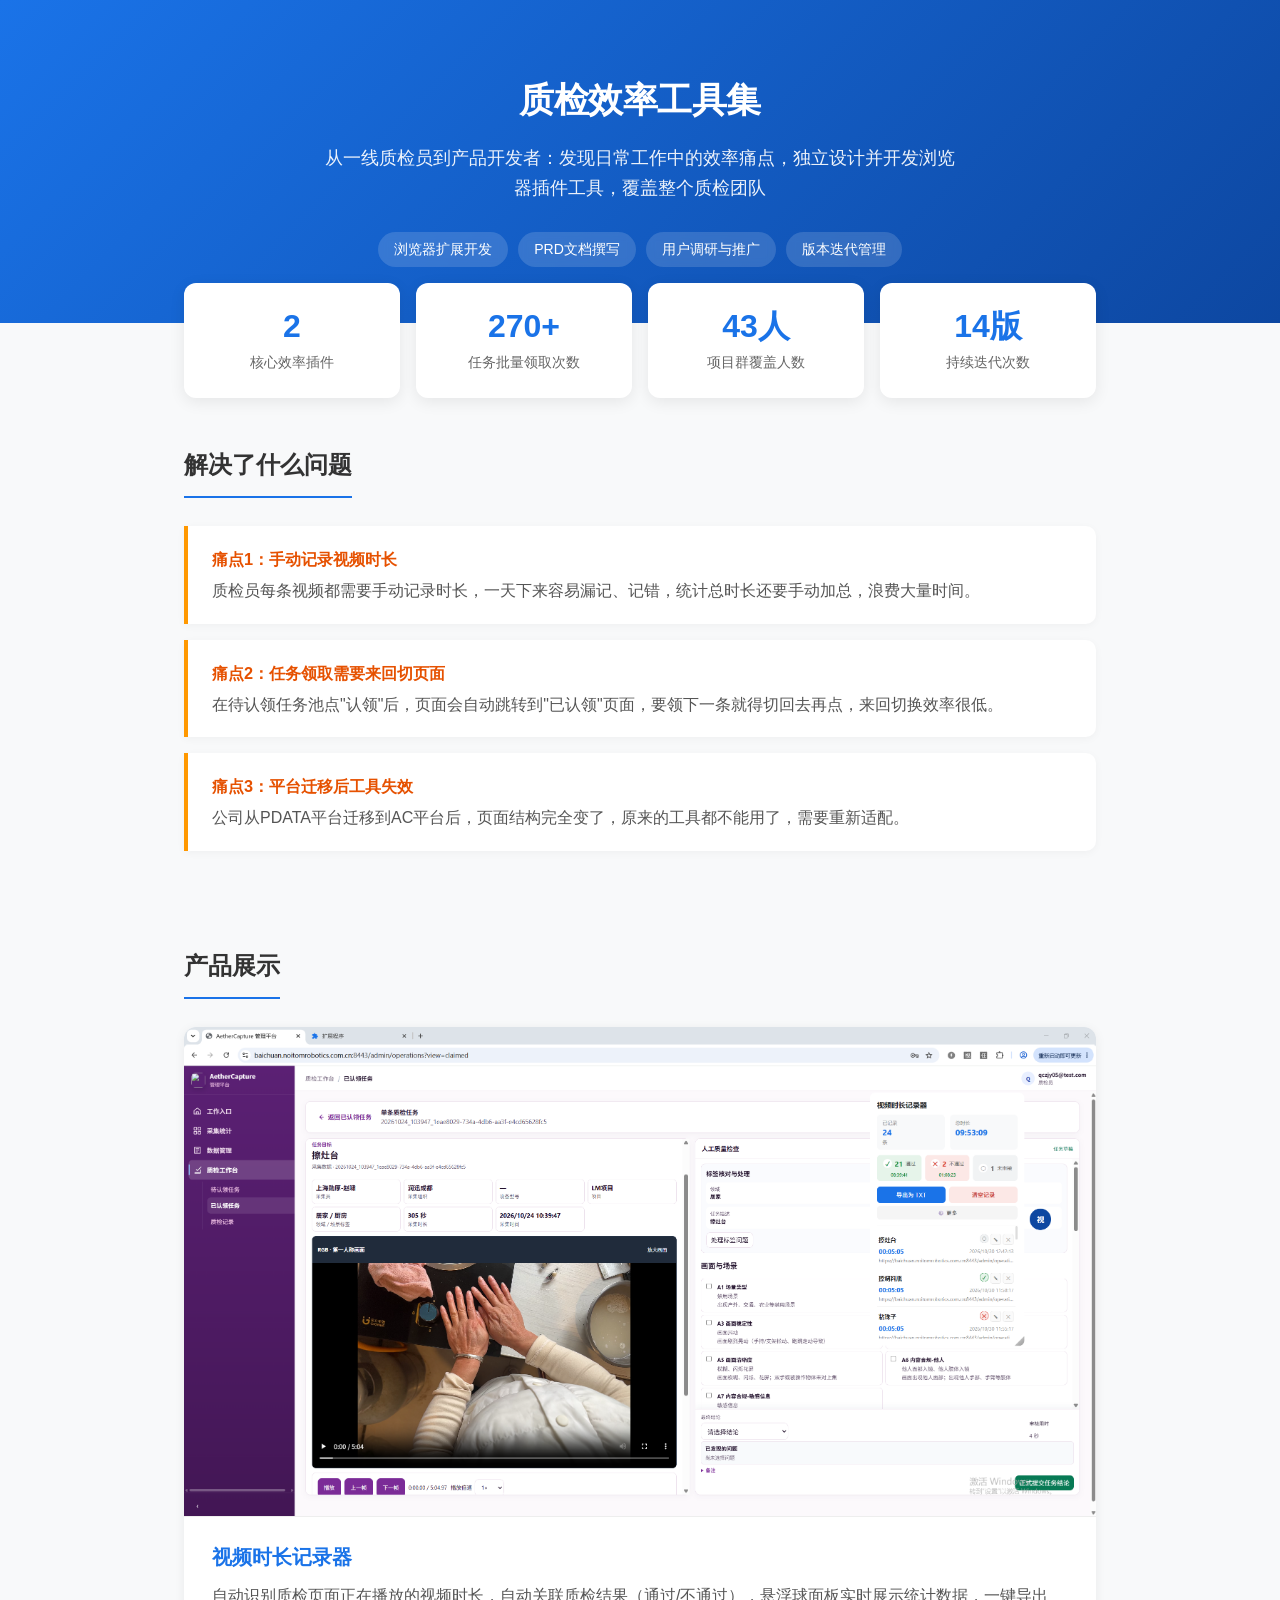
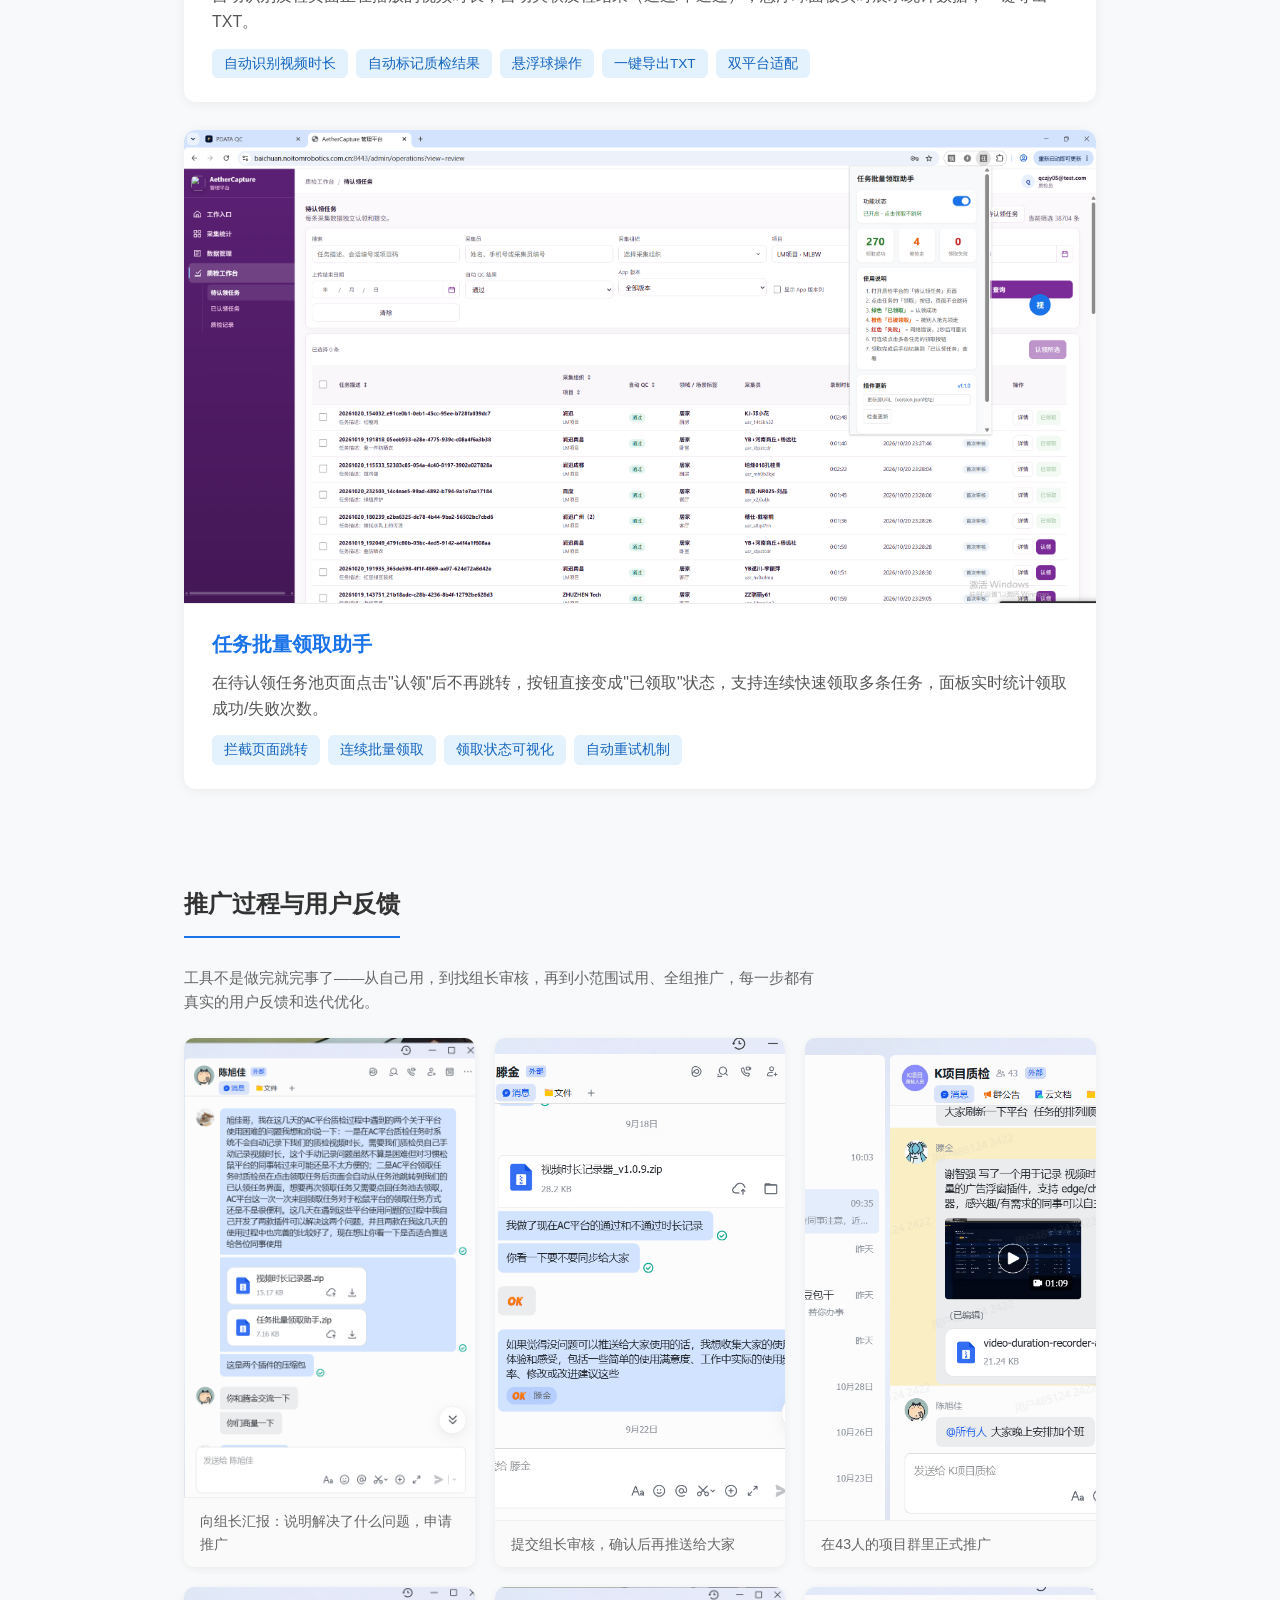
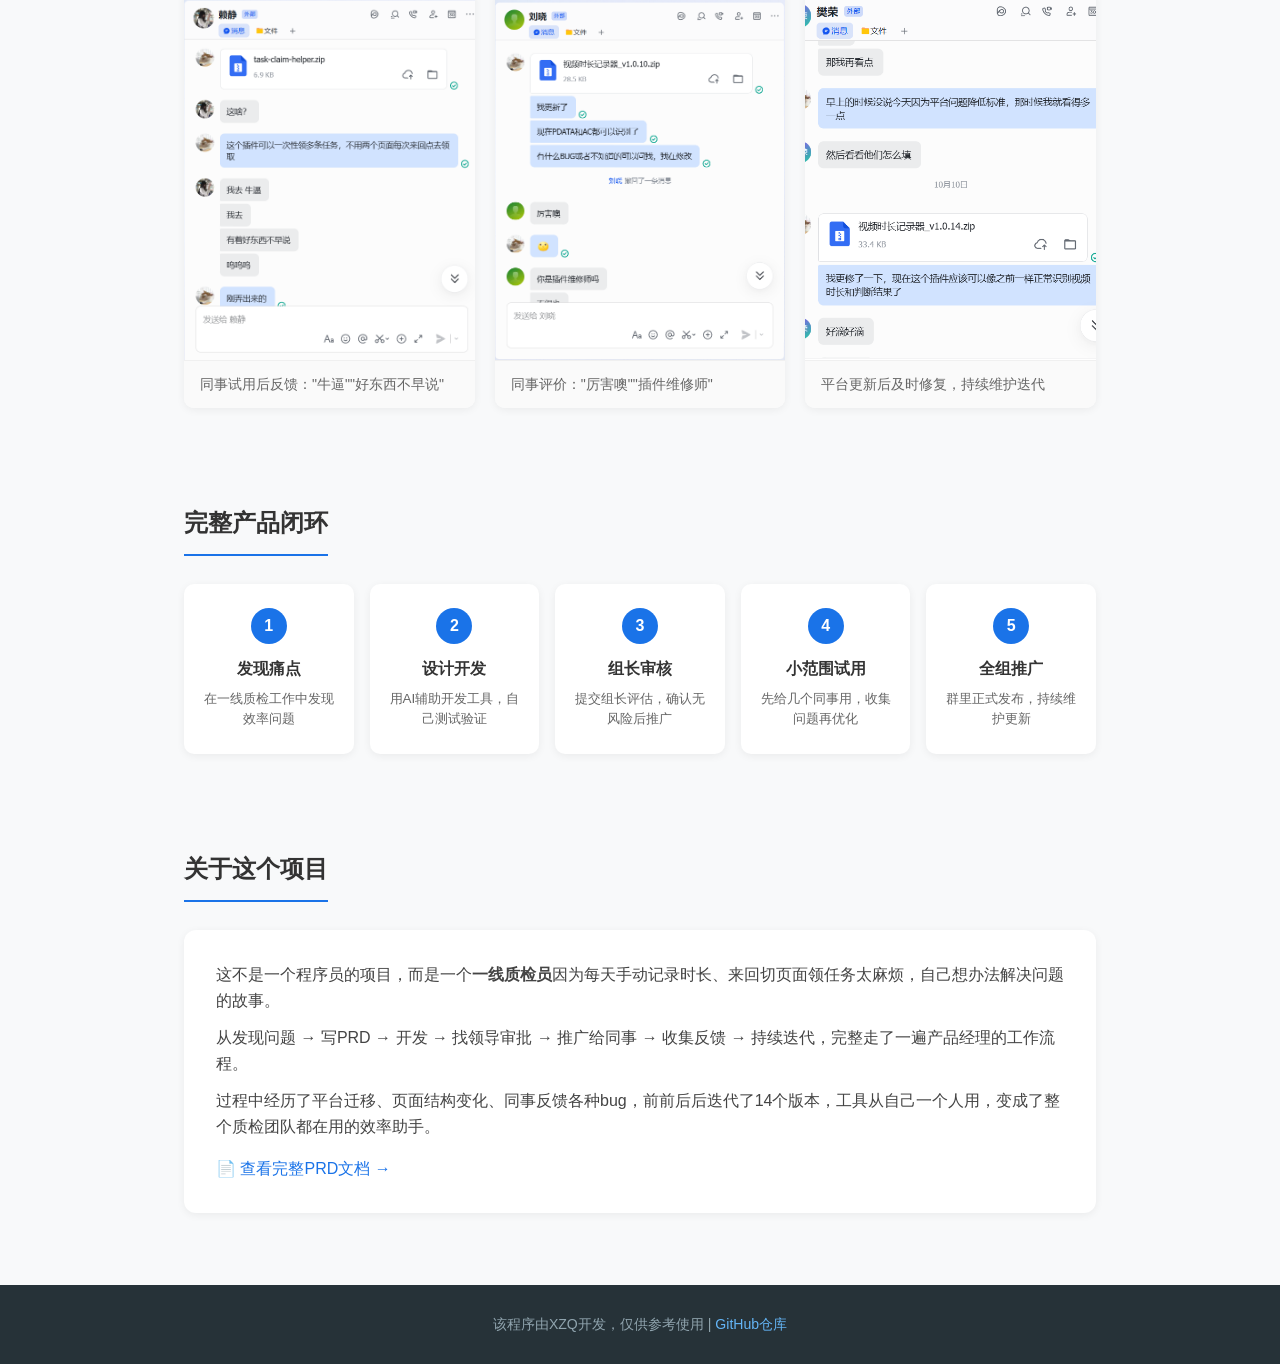
<file: index.html>
<!DOCTYPE html>
<html lang="zh-CN">
<head>
<meta charset="UTF-8">
<meta name="viewport" content="width=device-width, initial-scale=1.0">
<title>质检效率工具作品集 | XZQ</title>
<style>
  * { margin: 0; padding: 0; box-sizing: border-box; }
  body {
    font-family: -apple-system, BlinkMacSystemFont, "Segoe UI", "PingFang SC", "Microsoft YaHei", sans-serif;
    line-height: 1.6;
    color: #333;
    background: #f8f9fa;
    -webkit-font-smoothing: antialiased;
  }
  .container { max-width: 960px; margin: 0 auto; padding: 0 24px; }

  /* ===== Hero ===== */
  .hero {
    background: linear-gradient(135deg, #1a73e8 0%, #0d47a1 100%);
    color: white;
    padding: 72px 0 56px;
    text-align: center;
  }
  .hero h1 { font-size: 2.2em; margin-bottom: 16px; font-weight: 700; letter-spacing: -0.5px; }
  .hero .subtitle {
    font-size: 1.1em;
    opacity: 0.92;
    max-width: 640px;
    margin: 0 auto 28px;
    line-height: 1.7;
  }
  .hero .badges { display: flex; gap: 10px; justify-content: center; flex-wrap: wrap; }
  .hero .badge {
    background: rgba(255,255,255,0.15);
    padding: 6px 16px;
    border-radius: 20px;
    font-size: 0.88em;
    backdrop-filter: blur(4px);
  }

  /* ===== 数据统计 ===== */
  .stats {
    display: grid;
    grid-template-columns: repeat(4, 1fr);
    gap: 16px;
    margin-top: -40px;
    position: relative;
    z-index: 10;
  }
  .stat-card {
    background: white;
    border-radius: 12px;
    padding: 24px 16px;
    text-align: center;
    box-shadow: 0 4px 16px rgba(0,0,0,0.08);
  }
  .stat-card .num {
    font-size: 2em;
    font-weight: 700;
    color: #1a73e8;
    line-height: 1.2;
  }
  .stat-card .label {
    font-size: 0.88em;
    color: #666;
    margin-top: 6px;
  }

  /* ===== 区块通用 ===== */
  section { padding: 48px 0; }
  section h2 {
    font-size: 1.5em;
    font-weight: 700;
    margin-bottom: 28px;
    padding-bottom: 12px;
    border-bottom: 2px solid #1a73e8;
    display: inline-block;
  }
  .section-desc {
    color: #666;
    font-size: 0.95em;
    margin-bottom: 24px;
    max-width: 640px;
  }

  /* ===== 问题背景 ===== */
  .problem-list { display: flex; flex-direction: column; gap: 16px; }
  .problem-box {
    background: white;
    border-left: 4px solid #ff9800;
    padding: 20px 24px;
    border-radius: 0 10px 10px 0;
    box-shadow: 0 2px 8px rgba(0,0,0,0.04);
  }
  .problem-box .problem-title {
    font-weight: 600;
    color: #e65100;
    margin-bottom: 6px;
    font-size: 1.02em;
  }
  .problem-box p:last-child { color: #555; }

  /* ===== 产品卡片 ===== */
  .product-list { display: flex; flex-direction: column; gap: 28px; }
  .product-card {
    background: white;
    border-radius: 12px;
    overflow: hidden;
    box-shadow: 0 2px 12px rgba(0,0,0,0.06);
  }
  .product-card img {
    width: 100%;
    display: block;
    border-bottom: 1px solid #eee;
  }
  .product-card .info { padding: 24px 28px; }
  .product-card h3 {
    font-size: 1.25em;
    margin-bottom: 10px;
    color: #1a73e8;
    font-weight: 600;
  }
  .product-card .desc { color: #555; margin-bottom: 14px; }
  .product-card .tags { display: flex; flex-wrap: wrap; gap: 8px; }
  .product-card .tag {
    background: #e3f2fd;
    color: #1565c0;
    padding: 4px 12px;
    border-radius: 6px;
    font-size: 0.85em;
  }

  /* ===== 用户反馈网格 ===== */
  .feedback-grid {
    display: grid;
    grid-template-columns: repeat(3, 1fr);
    gap: 20px;
  }
  .feedback-item {
    background: white;
    border-radius: 10px;
    overflow: hidden;
    box-shadow: 0 2px 8px rgba(0,0,0,0.06);
    display: flex;
    flex-direction: column;
  }
  .feedback-item img {
    width: 100%;
    display: block;
    flex: 1;
    object-fit: cover;
  }
  .feedback-item .caption {
    padding: 12px 16px;
    font-size: 0.88em;
    color: #666;
    background: #fafafa;
    border-top: 1px solid #f0f0f0;
  }

  /* ===== 产品流程 ===== */
  .process {
    display: grid;
    grid-template-columns: repeat(5, 1fr);
    gap: 16px;
  }
  .process-step {
    background: white;
    border-radius: 10px;
    padding: 24px 16px;
    text-align: center;
    box-shadow: 0 2px 8px rgba(0,0,0,0.06);
  }
  .process-step .step-num {
    width: 36px; height: 36px;
    background: #1a73e8;
    color: white;
    border-radius: 50%;
    line-height: 36px;
    margin: 0 auto 12px;
    font-weight: 700;
    font-size: 1em;
  }
  .process-step h4 {
    margin-bottom: 8px;
    font-size: 0.98em;
    font-weight: 600;
  }
  .process-step p {
    font-size: 0.84em;
    color: #666;
    line-height: 1.5;
  }

  /* ===== 关于项目 ===== */
  .about-box {
    background: white;
    border-radius: 12px;
    padding: 32px;
    box-shadow: 0 2px 8px rgba(0,0,0,0.06);
  }
  .about-box p { margin-bottom: 12px; color: #444; }
  .about-box p:last-child { margin-bottom: 0; }
  .about-box a {
    color: #1a73e8;
    text-decoration: none;
    font-weight: 500;
  }
  .about-box a:hover { text-decoration: underline; }

  /* ===== 底部 ===== */
  footer {
    background: #263238;
    color: #90a4ae;
    text-align: center;
    padding: 28px 0;
    font-size: 0.88em;
    margin-top: 24px;
  }
  footer a { color: #64b5f6; text-decoration: none; }
  footer a:hover { text-decoration: underline; }

  /* ===== 响应式 ===== */
  @media (max-width: 768px) {
    .hero h1 { font-size: 1.6em; }
    .stats { grid-template-columns: repeat(2, 1fr); }
    .feedback-grid { grid-template-columns: repeat(2, 1fr); }
    .process { grid-template-columns: repeat(2, 1fr); }
  }
  @media (max-width: 480px) {
    .stats { grid-template-columns: repeat(2, 1fr); }
    .feedback-grid { grid-template-columns: 1fr; }
    .process { grid-template-columns: 1fr; }
    section { padding: 32px 0; }
  }
</style>
</head>
<body>

<div class="hero">
  <div class="container">
    <h1>质检效率工具集</h1>
    <p class="subtitle">从一线质检员到产品开发者：发现日常工作中的效率痛点，独立设计并开发浏览器插件工具，覆盖整个质检团队</p>
    <div class="badges">
      <span class="badge">浏览器扩展开发</span>
      <span class="badge">PRD文档撰写</span>
      <span class="badge">用户调研与推广</span>
      <span class="badge">版本迭代管理</span>
    </div>
  </div>
</div>

<div class="container">

  <!-- 数据统计 -->
  <div class="stats">
    <div class="stat-card">
      <div class="num">2</div>
      <div class="label">核心效率插件</div>
    </div>
    <div class="stat-card">
      <div class="num">270+</div>
      <div class="label">任务批量领取次数</div>
    </div>
    <div class="stat-card">
      <div class="num">43人</div>
      <div class="label">项目群覆盖人数</div>
    </div>
    <div class="stat-card">
      <div class="num">14版</div>
      <div class="label">持续迭代次数</div>
    </div>
  </div>

  <!-- 问题背景 -->
  <section>
    <h2>解决了什么问题</h2>
    <div class="problem-list">
      <div class="problem-box">
        <div class="problem-title">痛点1：手动记录视频时长</div>
        <p>质检员每条视频都需要手动记录时长，一天下来容易漏记、记错，统计总时长还要手动加总，浪费大量时间。</p>
      </div>
      <div class="problem-box">
        <div class="problem-title">痛点2：任务领取需要来回切页面</div>
        <p>在待认领任务池点"认领"后，页面会自动跳转到"已认领"页面，要领下一条就得切回去再点，来回切换效率很低。</p>
      </div>
      <div class="problem-box">
        <div class="problem-title">痛点3：平台迁移后工具失效</div>
        <p>公司从PDATA平台迁移到AC平台后，页面结构完全变了，原来的工具都不能用了，需要重新适配。</p>
      </div>
    </div>
  </section>

  <!-- 产品展示 -->
  <section>
    <h2>产品展示</h2>
    <div class="product-list">
      <div class="product-card">
        <img src="assets/product-duration-tracker.jpg" alt="视频时长记录器截图">
        <div class="info">
          <h3>视频时长记录器</h3>
          <p class="desc">自动识别质检页面正在播放的视频时长，自动关联质检结果（通过/不通过），悬浮球面板实时展示统计数据，一键导出TXT。</p>
          <div class="tags">
            <span class="tag">自动识别视频时长</span>
            <span class="tag">自动标记质检结果</span>
            <span class="tag">悬浮球操作</span>
            <span class="tag">一键导出TXT</span>
            <span class="tag">双平台适配</span>
          </div>
        </div>
      </div>

      <div class="product-card">
        <img src="assets/product-claim-helper.jpg" alt="任务批量领取助手截图">
        <div class="info">
          <h3>任务批量领取助手</h3>
          <p class="desc">在待认领任务池页面点击"认领"后不再跳转，按钮直接变成"已领取"状态，支持连续快速领取多条任务，面板实时统计领取成功/失败次数。</p>
          <div class="tags">
            <span class="tag">拦截页面跳转</span>
            <span class="tag">连续批量领取</span>
            <span class="tag">领取状态可视化</span>
            <span class="tag">自动重试机制</span>
          </div>
        </div>
      </div>
    </div>
  </section>

  <!-- 用户反馈与推广 -->
  <section>
    <h2>推广过程与用户反馈</h2>
    <p class="section-desc">工具不是做完就完事了——从自己用，到找组长审核，再到小范围试用、全组推广，每一步都有真实的用户反馈和迭代优化。</p>
    <div class="feedback-grid">
      <div class="feedback-item">
        <img src="assets/feedback-6-chenxujia.jpg" alt="向组长汇报">
        <div class="caption">向组长汇报：说明解决了什么问题，申请推广</div>
      </div>
      <div class="feedback-item">
        <img src="assets/feedback-4-tengjin.jpg" alt="组长审核">
        <div class="caption">提交组长审核，确认后再推送给大家</div>
      </div>
      <div class="feedback-item">
        <img src="assets/feedback-1-group.jpg" alt="群里推广">
        <div class="caption">在43人的项目群里正式推广</div>
      </div>
      <div class="feedback-item">
        <img src="assets/feedback-2-laijing.jpg" alt="同事反馈">
        <div class="caption">同事试用后反馈："牛逼""好东西不早说"</div>
      </div>
      <div class="feedback-item">
        <img src="assets/feedback-3-liuxiao.jpg" alt="同事反馈">
        <div class="caption">同事评价："厉害噢""插件维修师"</div>
      </div>
      <div class="feedback-item">
        <img src="assets/feedback-5-fanrong.jpg" alt="持续更新">
        <div class="caption">平台更新后及时修复，持续维护迭代</div>
      </div>
    </div>
  </section>

  <!-- 产品流程 -->
  <section>
    <h2>完整产品闭环</h2>
    <div class="process">
      <div class="process-step">
        <div class="step-num">1</div>
        <h4>发现痛点</h4>
        <p>在一线质检工作中发现效率问题</p>
      </div>
      <div class="process-step">
        <div class="step-num">2</div>
        <h4>设计开发</h4>
        <p>用AI辅助开发工具，自己测试验证</p>
      </div>
      <div class="process-step">
        <div class="step-num">3</div>
        <h4>组长审核</h4>
        <p>提交组长评估，确认无风险后推广</p>
      </div>
      <div class="process-step">
        <div class="step-num">4</div>
        <h4>小范围试用</h4>
        <p>先给几个同事用，收集问题再优化</p>
      </div>
      <div class="process-step">
        <div class="step-num">5</div>
        <h4>全组推广</h4>
        <p>群里正式发布，持续维护更新</p>
      </div>
    </div>
  </section>

  <!-- 关于项目 -->
  <section>
    <h2>关于这个项目</h2>
    <div class="about-box">
      <p>这不是一个程序员的项目，而是一个<strong>一线质检员</strong>因为每天手动记录时长、来回切页面领任务太麻烦，自己想办法解决问题的故事。</p>
      <p>从发现问题 → 写PRD → 开发 → 找领导审批 → 推广给同事 → 收集反馈 → 持续迭代，完整走了一遍产品经理的工作流程。</p>
      <p>过程中经历了平台迁移、页面结构变化、同事反馈各种bug，前前后后迭代了14个版本，工具从自己一个人用，变成了整个质检团队都在用的效率助手。</p>
      <p style="margin-top:16px;">📄 <a href="视频时长记录器PRD.md" target="_blank">查看完整PRD文档 →</a></p>
    </div>
  </section>

</div>

<footer>
  <div class="container">
    <p>该程序由XZQ开发，仅供参考使用 | <a href="https://github.com/ALuS-05/qc-browser-extensions" target="_blank">GitHub仓库</a></p>
  </div>
</footer>

</body>
</html>
</file>
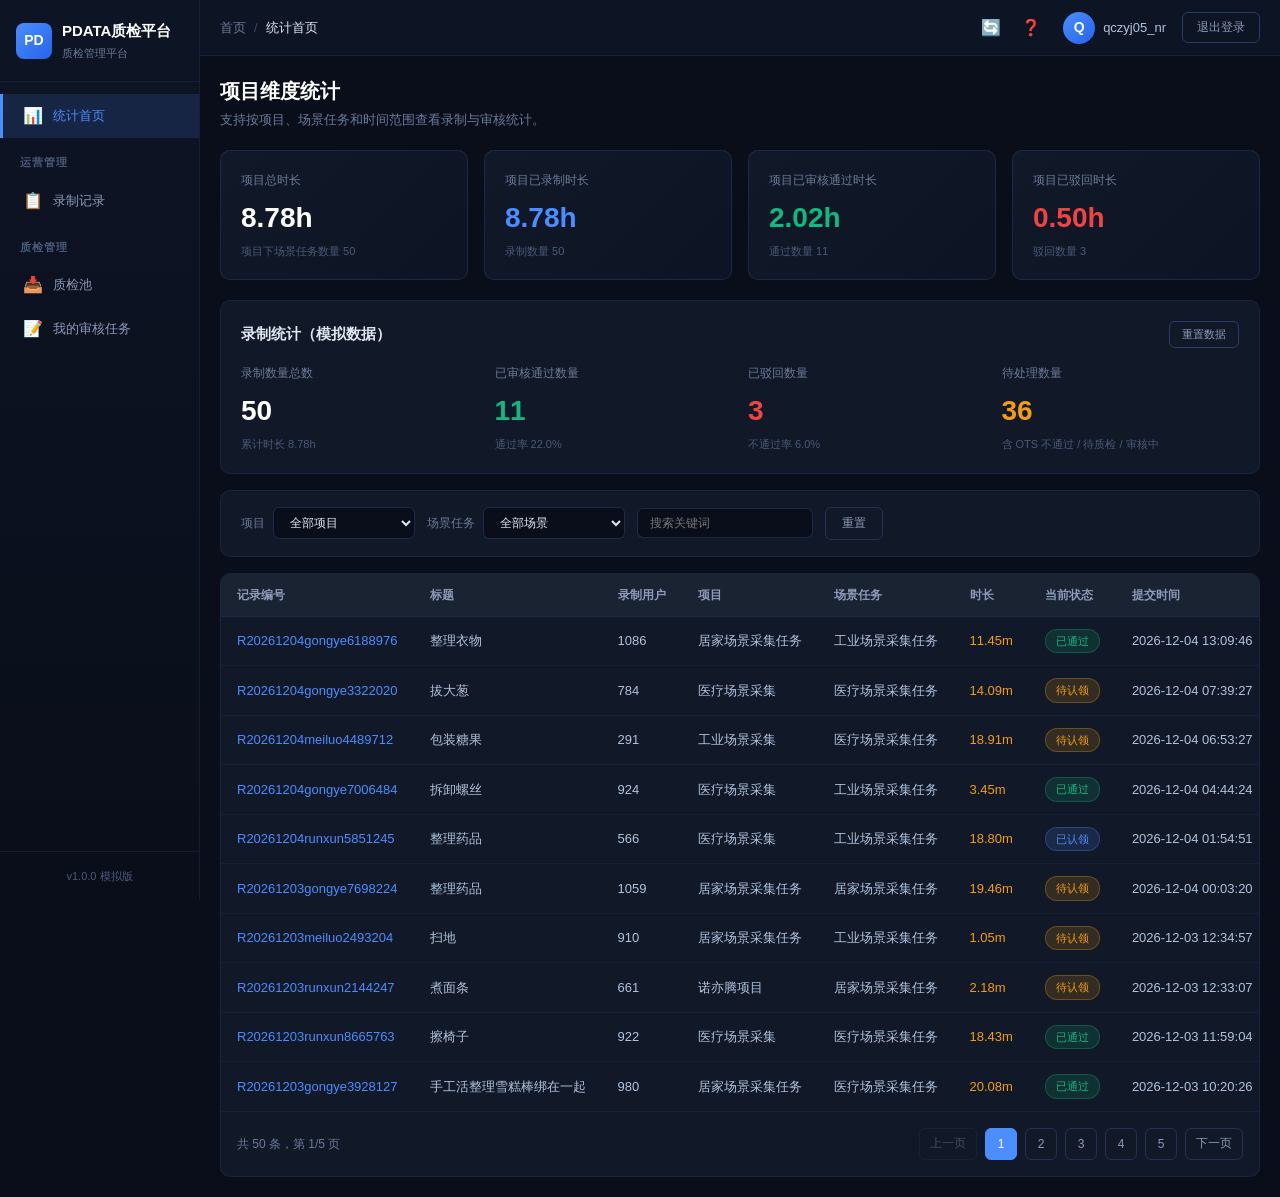
<file: mock-pdata-platform/index.html>
<!DOCTYPE html>
<html lang="zh-CN">
<head>
  <meta charset="UTF-8">
  <meta name="viewport" content="width=device-width, initial-scale=1.0">
  <title>PDATA质检平台</title>
  <link rel="stylesheet" href="css/style.css">
</head>
<body>
  <!-- 左侧导航栏 -->
  <aside class="sidebar">
    <div class="logo">
      <div class="logo-icon">PD</div>
      <div class="logo-text">
        <div class="logo-title">PDATA质检平台</div>
        <div class="logo-sub">质检管理平台</div>
      </div>
    </div>
    <nav class="nav">
      <div class="nav-group">
        <div class="nav-item active" data-page="dashboard" onclick="navigateTo('dashboard')">
          <span class="nav-icon">📊</span>统计首页
        </div>
      </div>
      <div class="nav-group">
        <div class="nav-group-title">运营管理</div>
        <div class="nav-item" data-page="recordings" onclick="navigateTo('recordings')">
          <span class="nav-icon">📋</span>录制记录
        </div>
      </div>
      <div class="nav-group">
        <div class="nav-group-title">质检管理</div>
        <div class="nav-item" data-page="pool" onclick="navigateTo('pool')">
          <span class="nav-icon">📥</span>质检池
        </div>
        <div class="nav-item" data-page="mine" onclick="navigateTo('mine')">
          <span class="nav-icon">📝</span>我的审核任务
        </div>
      </div>
    </nav>
    <div class="sidebar-footer">
      <div class="sidebar-version">v1.0.0 模拟版</div>
    </div>
  </aside>

  <!-- 主内容区 -->
  <main class="main">
    <!-- 顶部栏 -->
    <header class="topbar">
      <div class="topbar-left">
        <div class="breadcrumb">
          <span class="breadcrumb-item">首页</span>
          <span class="breadcrumb-sep">/</span>
          <span class="breadcrumb-item active" id="breadcrumbCurrent">统计首页</span>
        </div>
      </div>
      <div class="topbar-right">
        <div class="topbar-actions">
          <button class="topbar-btn" title="刷新" onclick="location.reload()">🔄</button>
          <button class="topbar-btn" title="帮助">❓</button>
        </div>
        <div class="user-info">
          <div class="user-avatar">q</div>
          <span class="user-name">qczyj05_nr</span>
        </div>
        <button class="btn-logout">退出登录</button>
      </div>
    </header>

    <!-- 页面内容容器 -->
    <div class="content" id="content">
      <!-- 页面内容由 JS 动态渲染 -->
      <div class="loading" id="loading">
        <div class="loading-spinner"></div>
        <div class="loading-text">加载中...</div>
      </div>
    </div>
  </main>

  <!-- 全局提示 -->
  <div class="toast" id="toast"></div>

  <!-- 模态框容器 -->
  <div class="modal-overlay" id="modalOverlay" style="display:none;">
    <div class="modal" id="modal">
      <div class="modal-header">
        <span class="modal-title" id="modalTitle">提示</span>
        <button class="modal-close" onclick="closeModal()">×</button>
      </div>
      <div class="modal-body" id="modalBody"></div>
      <div class="modal-footer" id="modalFooter"></div>
    </div>
  </div>

  <script src="js/app.js"></script>
</body>
</html>
</file>
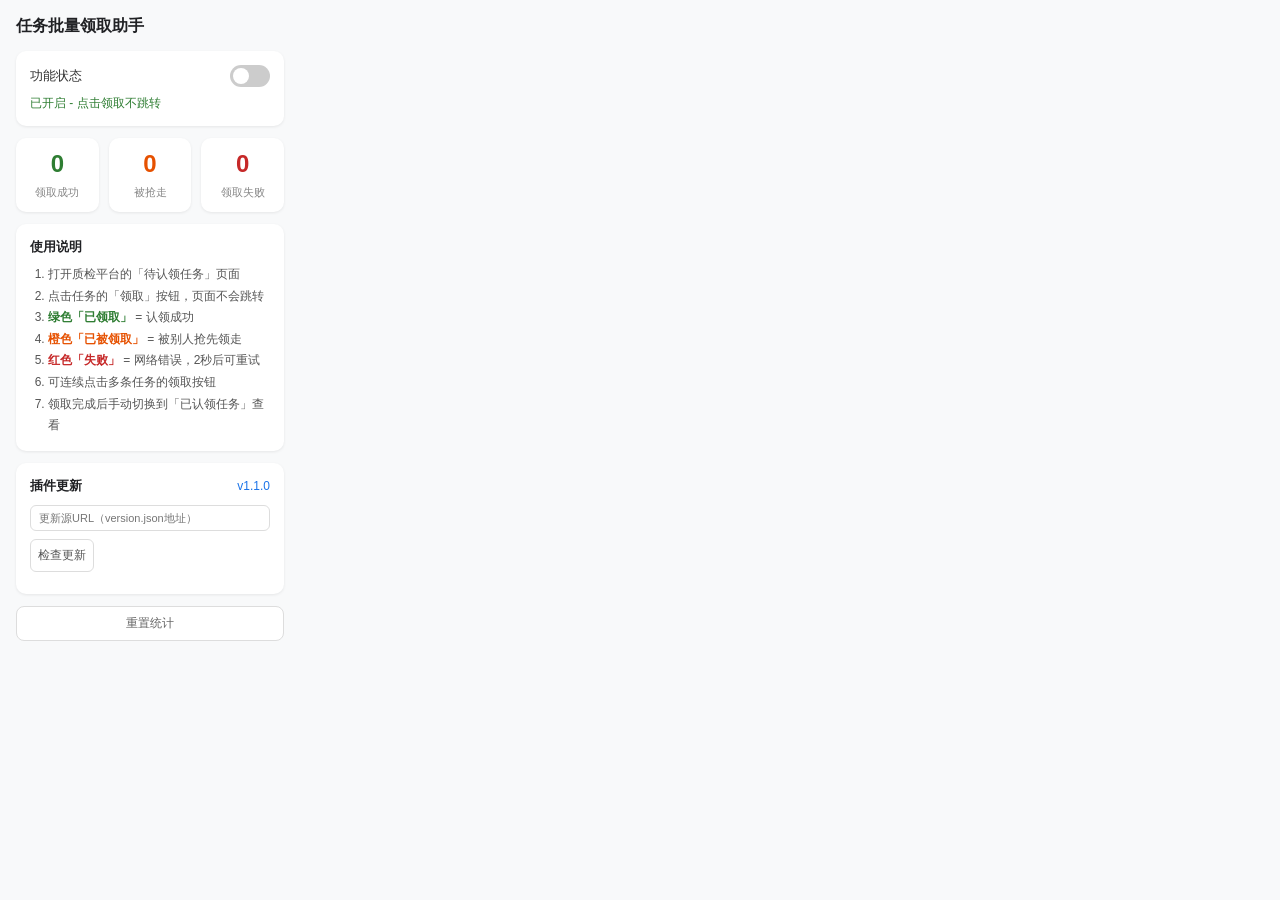
<file: task-claim-helper/popup.html>
<!DOCTYPE html>
<html lang="zh-CN">
<head>
  <meta charset="UTF-8">
  <link rel="stylesheet" href="popup.css">
</head>
<body>
  <div class="container">
    <h2>任务批量领取助手</h2>

    <div class="status-card">
      <div class="status-row">
        <span class="status-label">功能状态</span>
        <label class="switch">
          <input type="checkbox" id="enableToggle">
          <span class="slider"></span>
        </label>
      </div>
      <div class="status-hint" id="statusText">已开启 - 点击领取不跳转</div>
    </div>

    <div class="stats-card">
      <div class="stat-item">
        <span class="stat-value success" id="successCount">0</span>
        <span class="stat-label">领取成功</span>
      </div>
      <div class="stat-item">
        <span class="stat-value conflicted" id="conflictCount">0</span>
        <span class="stat-label">被抢走</span>
      </div>
      <div class="stat-item">
        <span class="stat-value error" id="failCount">0</span>
        <span class="stat-label">领取失败</span>
      </div>
    </div>

    <div class="tip-card">
      <div class="tip-title">使用说明</div>
      <ol class="tip-list">
        <li>打开质检平台的「待认领任务」页面</li>
        <li>点击任务的「领取」按钮，页面不会跳转</li>
        <li><span class="text-success">绿色「已领取」</span> = 认领成功</li>
        <li><span class="text-conflicted">橙色「已被领取」</span> = 被别人抢先领走</li>
        <li><span class="text-error">红色「失败」</span> = 网络错误，2秒后可重试</li>
        <li>可连续点击多条任务的领取按钮</li>
        <li>领取完成后手动切换到「已认领任务」查看</li>
      </ol>
    </div>

    <div class="update-card">
      <div class="update-title">
        <span>插件更新</span>
        <span class="version-text" id="currentVersion">v1.1.0</span>
      </div>
      <div class="update-row">
        <input type="text" id="updateUrl" class="update-input" placeholder="更新源URL（version.json地址）">
      </div>
      <div class="update-row">
        <button id="checkUpdate" class="update-btn">检查更新</button>
        <button id="downloadUpdate" class="update-btn primary" style="display:none">立即更新</button>
      </div>
      <div class="update-status" id="updateStatus"></div>
    </div>

    <button id="resetStats" class="reset-btn">重置统计</button>
  </div>
  <script src="popup.js"></script>
</body>
</html>
</file>
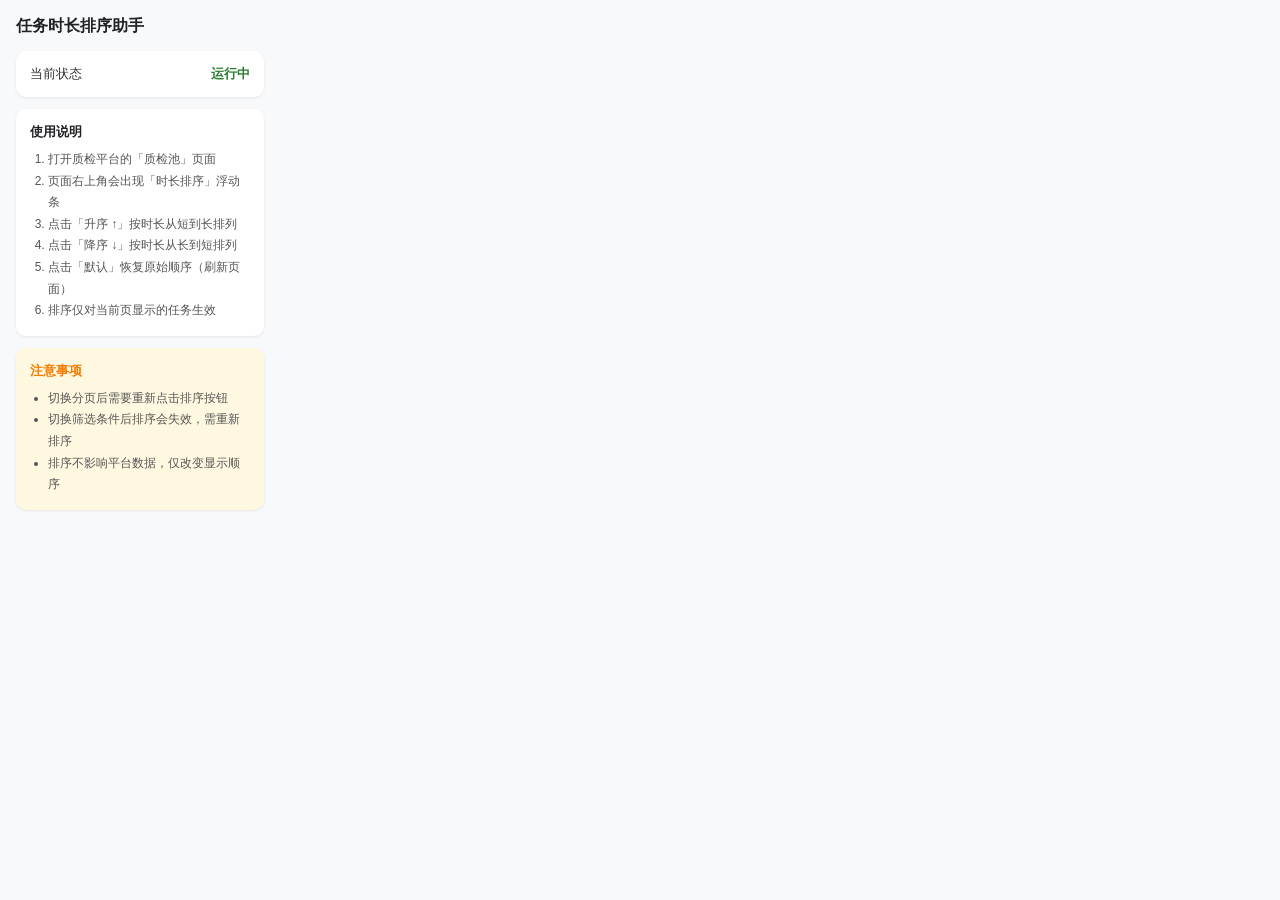
<file: task-duration-sorter/popup.html>
<!DOCTYPE html>
<html lang="zh-CN">
<head>
  <meta charset="UTF-8">
  <link rel="stylesheet" href="popup.css">
</head>
<body>
  <div class="container">
    <h2>任务时长排序助手</h2>

    <div class="info-card">
      <div class="info-row">
        <span class="info-label">当前状态</span>
        <span class="info-value" id="statusText">运行中</span>
      </div>
    </div>

    <div class="tip-card">
      <div class="tip-title">使用说明</div>
      <ol class="tip-list">
        <li>打开质检平台的「质检池」页面</li>
        <li>页面右上角会出现「时长排序」浮动条</li>
        <li>点击「升序 ↑」按时长从短到长排列</li>
        <li>点击「降序 ↓」按时长从长到短排列</li>
        <li>点击「默认」恢复原始顺序（刷新页面）</li>
        <li>排序仅对当前页显示的任务生效</li>
      </ol>
    </div>

    <div class="note-card">
      <div class="note-title">注意事项</div>
      <ul class="note-list">
        <li>切换分页后需要重新点击排序按钮</li>
        <li>切换筛选条件后排序会失效，需重新排序</li>
        <li>排序不影响平台数据，仅改变显示顺序</li>
      </ul>
    </div>
  </div>
  <script src="popup.js"></script>
</body>
</html>
</file>
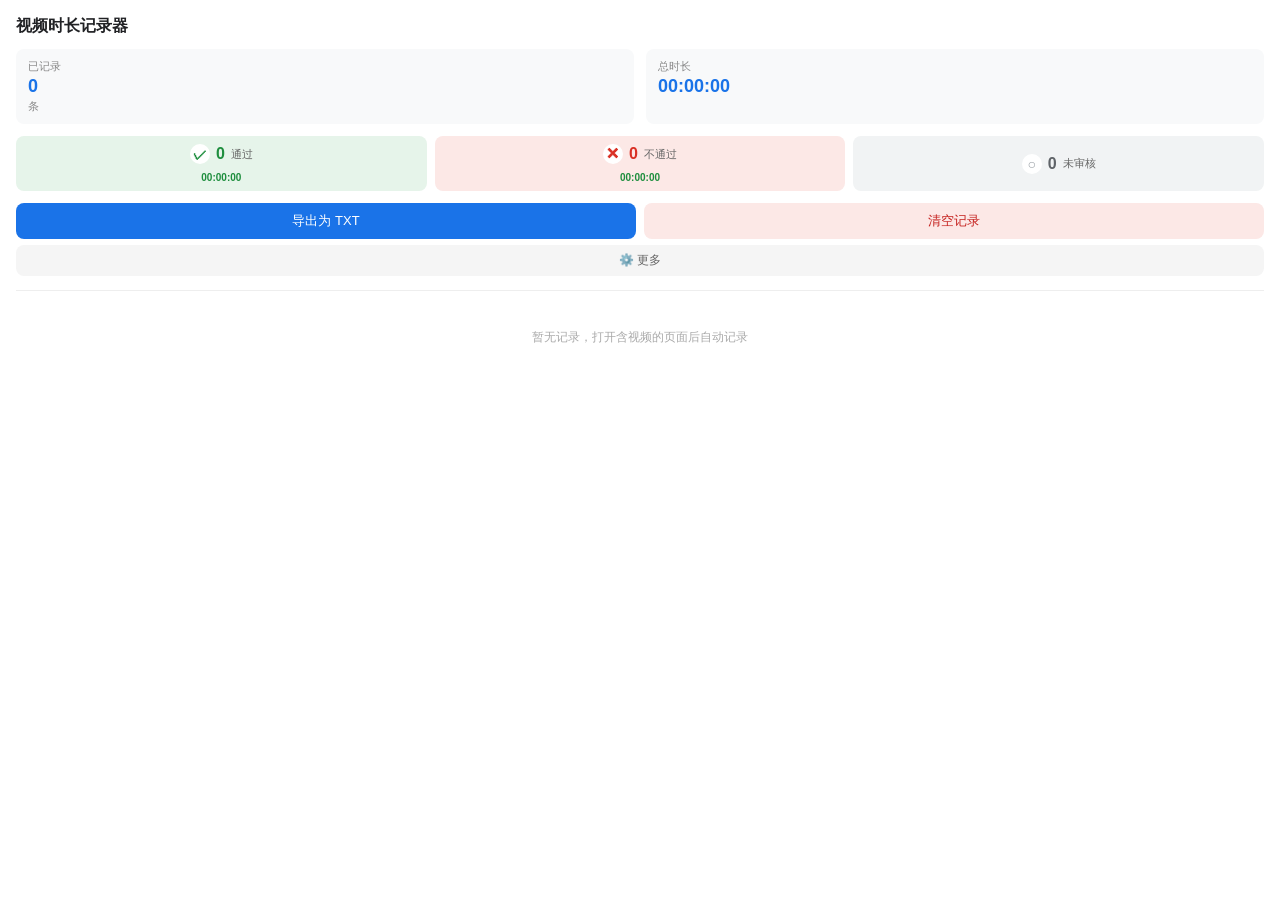
<file: video-duration-tracker/popup.html>
<!DOCTYPE html>
<html lang="zh-CN">
<head>
  <meta charset="UTF-8">
  <link rel="stylesheet" href="popup.css">
</head>
<body>
  <div class="container">
    <h2>视频时长记录器</h2>

    <div class="stats">
      <div class="stat-item">
        <span class="stat-label">已记录</span>
        <span class="stat-value" id="count">0</span>
        <span class="stat-unit">条</span>
      </div>
      <div class="stat-item">
        <span class="stat-label">总时长</span>
        <span class="stat-value" id="total">00:00:00</span>
      </div>
    </div>

    <div class="review-stats">
      <div class="review-stat pass">
        <span class="review-icon">✓</span>
        <span class="review-num" id="passCount">0</span>
        <span class="review-label">通过</span>
        <span class="review-total" id="passTotal">00:00:00</span>
      </div>
      <div class="review-stat fail">
        <span class="review-icon">✕</span>
        <span class="review-num" id="failCount">0</span>
        <span class="review-label">不通过</span>
        <span class="review-total" id="failTotal">00:00:00</span>
      </div>
      <div class="review-stat pending">
        <span class="review-icon">○</span>
        <span class="review-num" id="pendingCount">0</span>
        <span class="review-label">未审核</span>
      </div>
    </div>

    <div class="actions">
      <button id="exportBtn" class="primary">导出为 TXT</button>
      <button id="clearBtn" class="danger">清空记录</button>
    </div>

    <div class="more-section">
      <button id="moreBtn" class="btn-more">⚙️ 更多</button>
      <div class="more-content" id="moreContent" style="display:none">
        <div class="actions actions-secondary">
          <button id="exportDataBtn" class="btn-secondary">导出数据(JSON)</button>
          <button id="importDataBtn" class="btn-secondary">导入数据(JSON)</button>
          <input type="file" id="importFileInput" accept=".json" style="display:none">
        </div>
      </div>
    </div>

    <div class="record-list" id="recordList">
      <p class="empty">暂无记录，打开含视频的页面后自动记录</p>
    </div>
  </div>

  <!-- 编辑模态框 -->
  <div class="modal-overlay" id="editModal" style="display:none">
    <div class="modal">
      <div class="modal-title">编辑记录</div>
      <div class="modal-body">
        <div class="form-group">
          <label>视频名称</label>
          <input type="text" id="editTitle" placeholder="视频标题">
        </div>
        <div class="form-group">
          <label>记录编号</label>
          <input type="text" id="editRecordId" placeholder="如 R20260912runxun0011198">
        </div>
        <div class="form-group">
          <label>视频时长（秒）</label>
          <input type="number" id="editDuration" min="0" step="1" placeholder="输入秒数，如 249">
          <span class="form-hint" id="editDurationHint">00:00:00</span>
        </div>
        <div class="form-group">
          <label>记录日期</label>
          <input type="text" id="editDate" placeholder="如 2026/9/10 14:10:51">
        </div>
        <div class="form-group">
          <label>页面 URL</label>
          <input type="text" id="editUrl" placeholder="页面链接">
        </div>
        <div class="form-group">
          <label>审核状态</label>
          <select id="editReviewStatus">
            <option value="pending">未审核</option>
            <option value="pass">通过</option>
            <option value="fail">不通过</option>
          </select>
        </div>
      </div>
      <div class="modal-actions">
        <button id="editCancel" class="btn-secondary">取消</button>
        <button id="editSave" class="btn-primary">保存</button>
      </div>
    </div>
  </div>

  <script src="shared.js"></script>
  <script src="popup.js"></script>
</body>
</html>
</file>
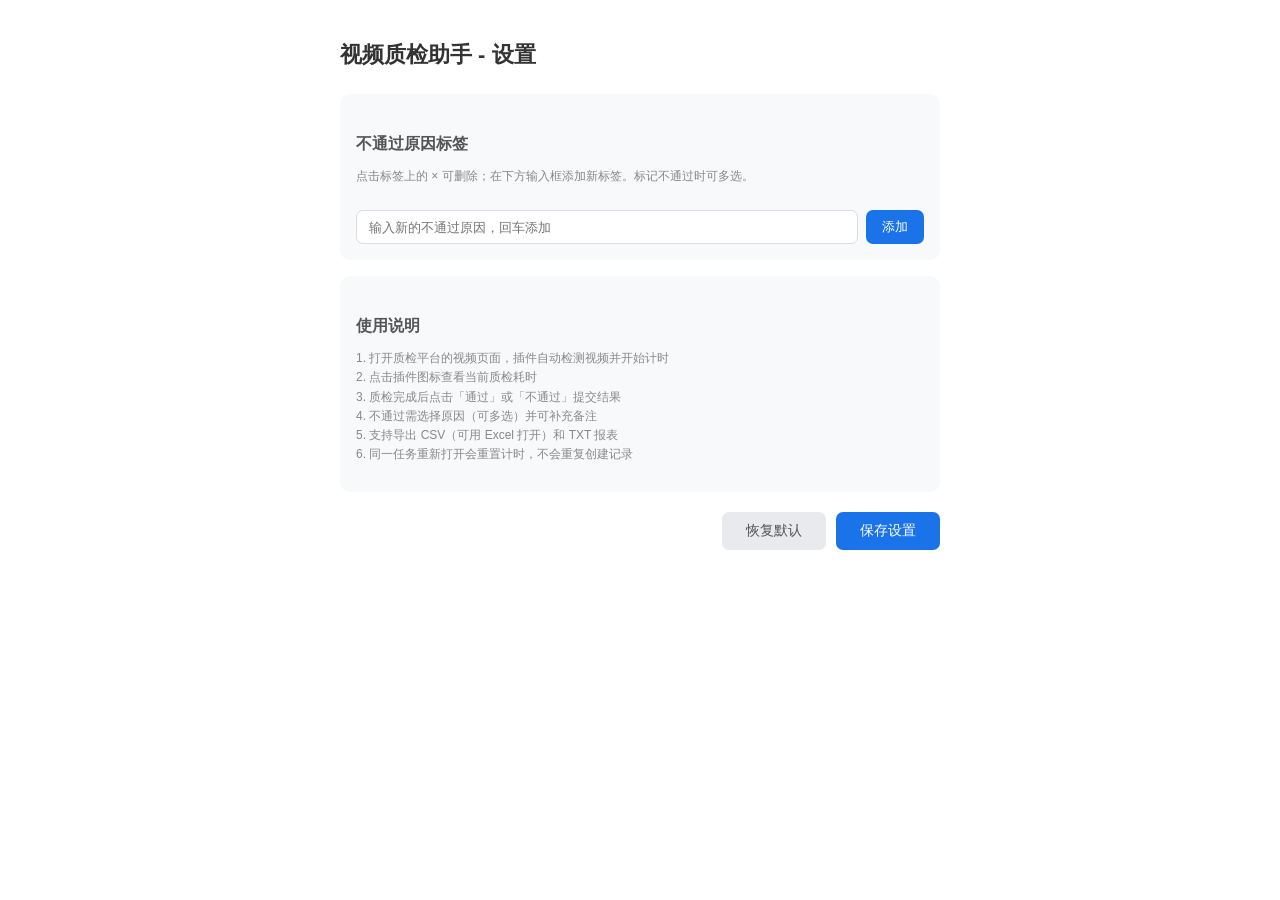
<file: video-qc-tracker/options.html>
<!DOCTYPE html>
<html lang="zh-CN">
<head>
  <meta charset="UTF-8">
  <title>视频质检助手 - 设置</title>
  <style>
    body {
      font-family: -apple-system, BlinkMacSystemFont, "Segoe UI", "PingFang SC", "Microsoft YaHei", sans-serif;
      max-width: 600px;
      margin: 40px auto;
      padding: 0 20px;
      color: #333;
    }
    h1 { font-size: 22px; margin-bottom: 24px; }
    h2 { font-size: 16px; margin: 24px 0 12px; color: #555; }
    .section {
      background: #f8f9fa;
      border-radius: 10px;
      padding: 16px;
      margin-bottom: 16px;
    }
    .reason-list {
      display: flex;
      flex-wrap: wrap;
      gap: 8px;
      margin-bottom: 12px;
    }
    .reason-item {
      display: inline-flex;
      align-items: center;
      gap: 6px;
      padding: 6px 12px;
      background: #fff;
      border: 1px solid #dadce0;
      border-radius: 16px;
      font-size: 13px;
    }
    .reason-item .remove {
      cursor: pointer;
      color: #999;
      font-weight: bold;
      font-size: 14px;
      line-height: 1;
    }
    .reason-item .remove:hover { color: #ea4335; }
    .add-row {
      display: flex;
      gap: 8px;
    }
    .add-row input {
      flex: 1;
      padding: 8px 12px;
      border: 1px solid #dadce0;
      border-radius: 7px;
      font-size: 13px;
    }
    .add-row button {
      padding: 8px 16px;
      background: #1a73e8;
      color: #fff;
      border: none;
      border-radius: 7px;
      cursor: pointer;
      font-size: 13px;
    }
    .add-row button:hover { background: #1557b0; }
    .save-bar {
      display: flex;
      justify-content: flex-end;
      gap: 10px;
      margin-top: 20px;
    }
    .save-bar button {
      padding: 10px 24px;
      border-radius: 7px;
      border: none;
      cursor: pointer;
      font-size: 14px;
    }
    .btn-save { background: #1a73e8; color: #fff; }
    .btn-save:hover { background: #1557b0; }
    .btn-reset { background: #e8eaed; color: #555; }
    .tip {
      font-size: 12px;
      color: #888;
      margin-top: 8px;
      line-height: 1.6;
    }
    .saved-msg {
      color: #188038;
      font-size: 13px;
      margin-right: auto;
      display: none;
    }
  </style>
</head>
<body>
  <h1>视频质检助手 - 设置</h1>

  <div class="section">
    <h2>不通过原因标签</h2>
    <p class="tip">点击标签上的 &times; 可删除；在下方输入框添加新标签。标记不通过时可多选。</p>
    <div class="reason-list" id="reasonList"></div>
    <div class="add-row">
      <input type="text" id="newReason" placeholder="输入新的不通过原因，回车添加">
      <button id="addReasonBtn">添加</button>
    </div>
  </div>

  <div class="section">
    <h2>使用说明</h2>
    <p class="tip">
      1. 打开质检平台的视频页面，插件自动检测视频并开始计时<br>
      2. 点击插件图标查看当前质检耗时<br>
      3. 质检完成后点击「通过」或「不通过」提交结果<br>
      4. 不通过需选择原因（可多选）并可补充备注<br>
      5. 支持导出 CSV（可用 Excel 打开）和 TXT 报表<br>
      6. 同一任务重新打开会重置计时，不会重复创建记录
    </p>
  </div>

  <div class="save-bar">
    <span class="saved-msg" id="savedMsg">已保存</span>
    <button class="btn-reset" id="resetBtn">恢复默认</button>
    <button class="btn-save" id="saveBtn">保存设置</button>
  </div>

  <script src="options.js"></script>
</body>
</html>
</file>
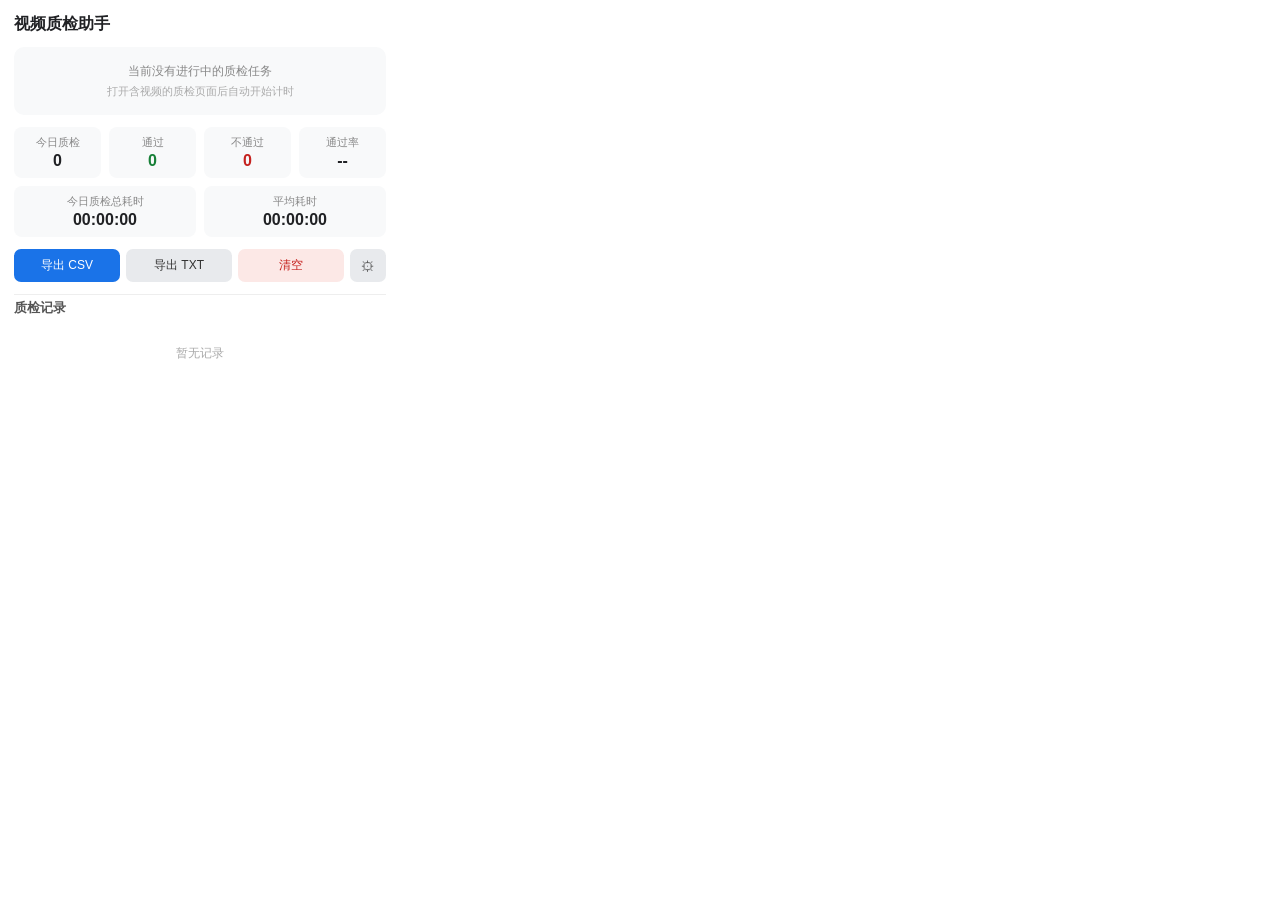
<file: video-qc-tracker/popup.html>
<!DOCTYPE html>
<html lang="zh-CN">
<head>
  <meta charset="UTF-8">
  <link rel="stylesheet" href="popup.css">
</head>
<body>
  <div class="container">
    <h2>视频质检助手</h2>

    <!-- 当前质检状态 -->
    <div class="current-card" id="currentCard" style="display:none">
      <div class="current-header">
        <span class="current-label">正在质检</span>
        <span class="current-timer" id="currentTimer">00:00:00</span>
      </div>
      <div class="current-title" id="currentTitle">--</div>
      <div class="current-meta">
        <span>视频时长: <strong id="currentVideoDur">--</strong></span>
      </div>
      <div class="current-actions">
        <button id="pauseBtn" class="btn-secondary">暂停计时</button>
        <button id="passBtn" class="btn-pass">通过</button>
        <button id="failBtn" class="btn-fail">不通过</button>
      </div>

      <!-- 不通过原因面板 -->
      <div class="fail-panel" id="failPanel" style="display:none">
        <div class="fail-title">选择不通过原因（可多选）</div>
        <div class="fail-reasons" id="failReasons"></div>
        <div class="fail-remark">
          <input type="text" id="failRemark" placeholder="补充备注（可选）">
        </div>
        <div class="fail-actions">
          <button id="failCancel" class="btn-secondary">取消</button>
          <button id="failConfirm" class="btn-fail">确认不通过</button>
        </div>
      </div>
    </div>

    <!-- 无任务时提示 -->
    <div class="no-current" id="noCurrent">
      <p>当前没有进行中的质检任务</p>
      <p class="hint">打开含视频的质检页面后自动开始计时</p>
    </div>

    <!-- 统计面板 -->
    <div class="stats">
      <div class="stat-item">
        <span class="stat-label">今日质检</span>
        <span class="stat-value" id="todayCount">0</span>
      </div>
      <div class="stat-item">
        <span class="stat-label">通过</span>
        <span class="stat-value pass" id="passCount">0</span>
      </div>
      <div class="stat-item">
        <span class="stat-label">不通过</span>
        <span class="stat-value fail" id="failCount">0</span>
      </div>
      <div class="stat-item">
        <span class="stat-label">通过率</span>
        <span class="stat-value" id="passRate">--</span>
      </div>
    </div>

    <div class="stats">
      <div class="stat-item wide">
        <span class="stat-label">今日质检总耗时</span>
        <span class="stat-value" id="todayTime">00:00:00</span>
      </div>
      <div class="stat-item wide">
        <span class="stat-label">平均耗时</span>
        <span class="stat-value" id="avgTime">00:00:00</span>
      </div>
    </div>

    <!-- 操作按钮 -->
    <div class="actions">
      <button id="exportCsvBtn" class="btn-primary">导出 CSV</button>
      <button id="exportTxtBtn" class="btn-secondary">导出 TXT</button>
      <button id="clearBtn" class="btn-danger">清空</button>
      <button id="settingsBtn" class="btn-icon" title="设置">&#9881;</button>
    </div>

    <!-- 记录列表 -->
    <div class="section-title">质检记录</div>
    <div class="record-list" id="recordList">
      <p class="empty">暂无记录</p>
    </div>
  </div>
  <script src="popup.js"></script>
</body>
</html>
</file>
<file: mock-pdata-platform/css/style.css>
/* ========== 全局重置 ========== */
* {
  margin: 0;
  padding: 0;
  box-sizing: border-box;
}

body {
  font-family: -apple-system, BlinkMacSystemFont, "Segoe UI", "PingFang SC", "Microsoft YaHei", sans-serif;
  background: #0a0e1a;
  color: #e0e6f0;
  font-size: 14px;
  line-height: 1.5;
  min-height: 100vh;
  overflow-x: hidden;
}

/* ========== 布局 ========== */
.sidebar {
  position: fixed;
  left: 0;
  top: 0;
  width: 200px;
  height: 100vh;
  background: linear-gradient(180deg, #0d1424 0%, #0a0e1a 100%);
  border-right: 1px solid rgba(100, 150, 255, 0.1);
  display: flex;
  flex-direction: column;
  z-index: 100;
}

.main {
  margin-left: 200px;
  min-height: 100vh;
  display: flex;
  flex-direction: column;
}

.content {
  flex: 1;
  padding: 20px;
  overflow-y: auto;
}

/* ========== Logo ========== */
.logo {
  padding: 20px 16px;
  display: flex;
  align-items: center;
  gap: 10px;
  border-bottom: 1px solid rgba(100, 150, 255, 0.1);
}

.logo-icon {
  width: 36px;
  height: 36px;
  background: linear-gradient(135deg, #4a8eff 0%, #2563eb 100%);
  border-radius: 8px;
  display: flex;
  align-items: center;
  justify-content: center;
  font-weight: 700;
  font-size: 14px;
  color: #fff;
}

.logo-title {
  font-size: 15px;
  font-weight: 600;
  color: #fff;
}

.logo-sub {
  font-size: 11px;
  color: #6b7a99;
  margin-top: 2px;
}

/* ========== 导航 ========== */
.nav {
  flex: 1;
  padding: 12px 0;
  overflow-y: auto;
}

.nav-group {
  margin-bottom: 8px;
}

.nav-group-title {
  padding: 8px 20px;
  font-size: 11px;
  color: #4a5a7a;
  text-transform: uppercase;
  letter-spacing: 1px;
  font-weight: 600;
}

.nav-item {
  padding: 10px 20px;
  display: flex;
  align-items: center;
  gap: 10px;
  cursor: pointer;
  transition: all 0.2s;
  color: #8b9bb8;
  font-size: 13px;
  border-left: 3px solid transparent;
}

.nav-item:hover {
  background: rgba(74, 142, 255, 0.08);
  color: #b0c4de;
}

.nav-item.active {
  background: rgba(74, 142, 255, 0.15);
  color: #4a8eff;
  border-left-color: #4a8eff;
  font-weight: 500;
}

.nav-icon {
  font-size: 16px;
  width: 20px;
  text-align: center;
}

.sidebar-footer {
  padding: 16px 20px;
  border-top: 1px solid rgba(100, 150, 255, 0.1);
}

.sidebar-version {
  font-size: 11px;
  color: #4a5a7a;
  text-align: center;
}

/* ========== 顶部栏 ========== */
.topbar {
  height: 56px;
  background: #0d1424;
  border-bottom: 1px solid rgba(100, 150, 255, 0.1);
  display: flex;
  align-items: center;
  justify-content: space-between;
  padding: 0 20px;
  position: sticky;
  top: 0;
  z-index: 50;
}

.breadcrumb {
  display: flex;
  align-items: center;
  gap: 8px;
  font-size: 13px;
}

.breadcrumb-item {
  color: #6b7a99;
}

.breadcrumb-item.active {
  color: #e0e6f0;
  font-weight: 500;
}

.breadcrumb-sep {
  color: #3a4a6a;
}

.topbar-right {
  display: flex;
  align-items: center;
  gap: 16px;
}

.topbar-actions {
  display: flex;
  gap: 8px;
}

.topbar-btn {
  width: 32px;
  height: 32px;
  border: none;
  background: transparent;
  color: #8b9bb8;
  cursor: pointer;
  border-radius: 6px;
  font-size: 16px;
  display: flex;
  align-items: center;
  justify-content: center;
  transition: all 0.2s;
}

.topbar-btn:hover {
  background: rgba(74, 142, 255, 0.1);
  color: #e0e6f0;
}

.user-info {
  display: flex;
  align-items: center;
  gap: 8px;
}

.user-avatar {
  width: 32px;
  height: 32px;
  border-radius: 50%;
  background: linear-gradient(135deg, #4a8eff 0%, #2563eb 100%);
  display: flex;
  align-items: center;
  justify-content: center;
  font-weight: 600;
  font-size: 14px;
  color: #fff;
  text-transform: uppercase;
}

.user-name {
  font-size: 13px;
  color: #b0c4de;
}

.btn-logout {
  padding: 6px 14px;
  border: 1px solid rgba(100, 150, 255, 0.3);
  background: transparent;
  color: #8b9bb8;
  border-radius: 6px;
  cursor: pointer;
  font-size: 12px;
  transition: all 0.2s;
}

.btn-logout:hover {
  background: rgba(239, 68, 68, 0.1);
  border-color: rgba(239, 68, 68, 0.4);
  color: #ef4444;
}

/* ========== 页面标题 ========== */
.page-header {
  margin-bottom: 20px;
}

.page-title {
  font-size: 20px;
  font-weight: 600;
  color: #fff;
  margin-bottom: 4px;
}

.page-desc {
  font-size: 13px;
  color: #6b7a99;
}

/* ========== 卡片 ========== */
.card {
  background: #111827;
  border: 1px solid rgba(100, 150, 255, 0.1);
  border-radius: 10px;
  padding: 20px;
  margin-bottom: 16px;
}

.card-title {
  font-size: 15px;
  font-weight: 600;
  color: #e0e6f0;
  margin-bottom: 16px;
  display: flex;
  align-items: center;
  justify-content: space-between;
}

/* ========== 统计卡片 ========== */
.stats-grid {
  display: grid;
  grid-template-columns: repeat(auto-fit, minmax(220px, 1fr));
  gap: 16px;
  margin-bottom: 20px;
}

.stat-card {
  background: linear-gradient(135deg, #111827 0%, #0d1424 100%);
  border: 1px solid rgba(100, 150, 255, 0.15);
  border-radius: 10px;
  padding: 20px;
  transition: all 0.3s;
}

.stat-card:hover {
  border-color: rgba(74, 142, 255, 0.4);
  transform: translateY(-2px);
  box-shadow: 0 8px 24px rgba(0, 0, 0, 0.3);
}

.stat-label {
  font-size: 12px;
  color: #6b7a99;
  margin-bottom: 8px;
}

.stat-value {
  font-size: 28px;
  font-weight: 700;
  color: #fff;
  margin-bottom: 4px;
}

.stat-value.green { color: #10b981; }
.stat-value.red { color: #ef4444; }
.stat-value.yellow { color: #f59e0b; }
.stat-value.blue { color: #4a8eff; }

.stat-sub {
  font-size: 11px;
  color: #4a5a7a;
}

/* ========== 筛选器 ========== */
.filter-bar {
  background: #111827;
  border: 1px solid rgba(100, 150, 255, 0.1);
  border-radius: 10px;
  padding: 16px 20px;
  margin-bottom: 16px;
  display: flex;
  flex-wrap: wrap;
  gap: 12px;
  align-items: center;
}

.filter-item {
  display: flex;
  align-items: center;
  gap: 8px;
}

.filter-label {
  font-size: 12px;
  color: #6b7a99;
  white-space: nowrap;
}

.filter-input,
.filter-select {
  padding: 7px 12px;
  background: #0a0e1a;
  border: 1px solid rgba(100, 150, 255, 0.2);
  border-radius: 6px;
  color: #e0e6f0;
  font-size: 12px;
  outline: none;
  transition: all 0.2s;
  min-width: 140px;
}

.filter-input:focus,
.filter-select:focus {
  border-color: #4a8eff;
  box-shadow: 0 0 0 3px rgba(74, 142, 255, 0.1);
}

.filter-select option {
  background: #111827;
  color: #e0e6f0;
}

.filter-btn {
  padding: 7px 16px;
  border: none;
  border-radius: 6px;
  cursor: pointer;
  font-size: 12px;
  font-weight: 500;
  transition: all 0.2s;
}

.filter-btn.primary {
  background: #4a8eff;
  color: #fff;
}

.filter-btn.primary:hover {
  background: #2563eb;
}

.filter-btn.secondary {
  background: transparent;
  color: #8b9bb8;
  border: 1px solid rgba(100, 150, 255, 0.2);
}

.filter-btn.secondary:hover {
  background: rgba(74, 142, 255, 0.1);
  color: #e0e6f0;
}

/* ========== Tab 切换 ========== */
.tabs {
  display: flex;
  gap: 4px;
  margin-bottom: 16px;
  border-bottom: 1px solid rgba(100, 150, 255, 0.1);
}

.tab {
  padding: 10px 20px;
  cursor: pointer;
  font-size: 13px;
  color: #6b7a99;
  border-bottom: 2px solid transparent;
  transition: all 0.2s;
  margin-bottom: -1px;
}

.tab:hover {
  color: #b0c4de;
}

.tab.active {
  color: #4a8eff;
  border-bottom-color: #4a8eff;
  font-weight: 500;
}

/* ========== 表格 ========== */
.table-container {
  background: #111827;
  border: 1px solid rgba(100, 150, 255, 0.1);
  border-radius: 10px;
  overflow: hidden;
}

.table-wrapper {
  overflow-x: auto;
}

table {
  width: 100%;
  border-collapse: collapse;
  font-size: 13px;
}

thead th {
  background: #1a2332;
  color: #8b9bb8;
  font-weight: 600;
  text-align: left;
  padding: 12px 16px;
  border-bottom: 1px solid rgba(100, 150, 255, 0.15);
  white-space: nowrap;
  font-size: 12px;
}

tbody td {
  padding: 12px 16px;
  border-bottom: 1px solid rgba(100, 150, 255, 0.06);
  color: #b0c4de;
  white-space: nowrap;
}

tbody tr {
  transition: background 0.15s;
}

tbody tr:hover {
  background: rgba(74, 142, 255, 0.05);
}

tbody tr:last-child td {
  border-bottom: none;
}

/* ========== 状态标签 ========== */
.status-tag {
  display: inline-block;
  padding: 3px 10px;
  border-radius: 12px;
  font-size: 11px;
  font-weight: 500;
}

.status-tag.pending {
  background: rgba(245, 158, 11, 0.15);
  color: #f59e0b;
  border: 1px solid rgba(245, 158, 11, 0.3);
}

.status-tag.claimed {
  background: rgba(74, 142, 255, 0.15);
  color: #4a8eff;
  border: 1px solid rgba(74, 142, 255, 0.3);
}

.status-tag.passed {
  background: rgba(16, 185, 129, 0.15);
  color: #10b981;
  border: 1px solid rgba(16, 185, 129, 0.3);
}

.status-tag.failed {
  background: rgba(239, 68, 68, 0.15);
  color: #ef4444;
  border: 1px solid rgba(239, 68, 68, 0.3);
}

/* ========== 按钮 ========== */
.btn {
  padding: 7px 16px;
  border: none;
  border-radius: 6px;
  cursor: pointer;
  font-size: 12px;
  font-weight: 500;
  transition: all 0.2s;
  display: inline-flex;
  align-items: center;
  gap: 6px;
}

.btn.primary {
  background: #4a8eff;
  color: #fff;
}

.btn.primary:hover {
  background: #2563eb;
}

.btn.warning {
  background: #f59e0b;
  color: #000;
}

.btn.warning:hover {
  background: #d97706;
}

.btn.success {
  background: #10b981;
  color: #fff;
}

.btn.success:hover {
  background: #059669;
}

.btn.danger {
  background: #ef4444;
  color: #fff;
}

.btn.danger:hover {
  background: #dc2626;
}

.btn.secondary {
  background: transparent;
  color: #8b9bb8;
  border: 1px solid rgba(100, 150, 255, 0.3);
}

.btn.secondary:hover {
  background: rgba(74, 142, 255, 0.1);
  color: #e0e6f0;
}

.btn.disabled,
.btn:disabled {
  opacity: 0.5;
  cursor: not-allowed;
}

.btn-sm {
  padding: 5px 12px;
  font-size: 11px;
}

/* ========== 分页 ========== */
.pagination {
  display: flex;
  align-items: center;
  justify-content: flex-end;
  gap: 8px;
  padding: 16px;
  border-top: 1px solid rgba(100, 150, 255, 0.08);
}

.pagination-info {
  font-size: 12px;
  color: #6b7a99;
  margin-right: auto;
}

.pagination-btn {
  min-width: 32px;
  height: 32px;
  padding: 0 10px;
  border: 1px solid rgba(100, 150, 255, 0.2);
  background: transparent;
  color: #8b9bb8;
  border-radius: 6px;
  cursor: pointer;
  font-size: 12px;
  transition: all 0.2s;
  display: flex;
  align-items: center;
  justify-content: center;
}

.pagination-btn:hover {
  background: rgba(74, 142, 255, 0.1);
  color: #e0e6f0;
}

.pagination-btn.active {
  background: #4a8eff;
  color: #fff;
  border-color: #4a8eff;
}

.pagination-btn:disabled {
  opacity: 0.4;
  cursor: not-allowed;
}

/* ========== 审核详情页 ========== */
.review-header {
  display: flex;
  align-items: center;
  gap: 12px;
  margin-bottom: 20px;
}

.back-btn {
  padding: 8px 16px;
  background: rgba(74, 142, 255, 0.1);
  border: 1px solid rgba(74, 142, 255, 0.3);
  color: #4a8eff;
  border-radius: 6px;
  cursor: pointer;
  font-size: 13px;
  display: flex;
  align-items: center;
  gap: 6px;
  transition: all 0.2s;
}

.back-btn:hover {
  background: rgba(74, 142, 255, 0.2);
}

.session-id {
  background: #111827;
  border: 1px solid rgba(100, 150, 255, 0.15);
  border-radius: 8px;
  padding: 12px 20px;
  margin-bottom: 16px;
}

.session-label {
  font-size: 11px;
  color: #6b7a99;
  margin-bottom: 4px;
}

.session-value {
  font-size: 16px;
  font-weight: 600;
  color: #f59e0b;
  font-family: monospace;
}

.info-grid {
  display: grid;
  grid-template-columns: repeat(3, 1fr);
  gap: 12px;
  margin-bottom: 20px;
}

.info-item {
  background: #111827;
  border: 1px solid rgba(100, 150, 255, 0.1);
  border-radius: 8px;
  padding: 14px 16px;
}

.info-label {
  font-size: 11px;
  color: #6b7a99;
  margin-bottom: 6px;
}

.info-value {
  font-size: 14px;
  color: #e0e6f0;
  font-weight: 500;
}

.info-value.highlight {
  color: #f59e0b;
}

/* 视频播放器 */
.video-section {
  background: #111827;
  border: 1px solid rgba(100, 150, 255, 0.1);
  border-radius: 10px;
  padding: 20px;
  margin-bottom: 20px;
}

.video-section-title {
  font-size: 15px;
  font-weight: 600;
  color: #e0e6f0;
  margin-bottom: 16px;
  display: flex;
  align-items: center;
  justify-content: space-between;
}

.video-player {
  width: 100%;
  max-height: 500px;
  background: #000;
  border-radius: 8px;
  overflow: hidden;
}

.video-player video {
  width: 100%;
  display: block;
}

/* 图片预览 */
.image-preview-grid {
  display: grid;
  grid-template-columns: repeat(4, 1fr);
  gap: 12px;
  margin-top: 16px;
}

.image-preview-item {
  aspect-ratio: 16/9;
  background: #0a0e1a;
  border: 1px solid rgba(100, 150, 255, 0.15);
  border-radius: 6px;
  overflow: hidden;
  cursor: pointer;
  transition: all 0.2s;
  display: flex;
  align-items: center;
  justify-content: center;
  color: #4a5a7a;
  font-size: 12px;
}

.image-preview-item:hover {
  border-color: rgba(74, 142, 255, 0.4);
}

/* 检查项表格 */
.checklist-section {
  background: #111827;
  border: 1px solid rgba(100, 150, 255, 0.1);
  border-radius: 10px;
  padding: 20px;
  margin-bottom: 20px;
}

.checklist-title {
  font-size: 15px;
  font-weight: 600;
  color: #e0e6f0;
  margin-bottom: 16px;
}

.checklist-table {
  width: 100%;
  border-collapse: collapse;
}

.checklist-table th {
  background: #1a2332;
  padding: 10px 14px;
  text-align: left;
  font-size: 12px;
  color: #8b9bb8;
  font-weight: 600;
  border-bottom: 1px solid rgba(100, 150, 255, 0.15);
}

.checklist-table td {
  padding: 12px 14px;
  border-bottom: 1px solid rgba(100, 150, 255, 0.06);
  font-size: 13px;
  color: #b0c4de;
}

.checklist-table tr:last-child td {
  border-bottom: none;
}

/* 提交审核区域 */
.submit-section {
  background: #111827;
  border: 1px solid rgba(100, 150, 255, 0.1);
  border-radius: 10px;
  padding: 24px;
  margin-bottom: 20px;
}

.submit-title {
  font-size: 15px;
  font-weight: 600;
  color: #e0e6f0;
  margin-bottom: 20px;
}

.radio-group {
  display: flex;
  gap: 24px;
  margin-bottom: 20px;
}

.radio-item {
  display: flex;
  align-items: center;
  gap: 8px;
  cursor: pointer;
  font-size: 14px;
  color: #b0c4de;
}

.radio-item input[type="radio"] {
  width: 18px;
  height: 18px;
  accent-color: #4a8eff;
  cursor: pointer;
}

.radio-item.pass {
  color: #10b981;
}

.radio-item.fail {
  color: #ef4444;
}

.textarea {
  width: 100%;
  min-height: 80px;
  padding: 12px;
  background: #0a0e1a;
  border: 1px solid rgba(100, 150, 255, 0.2);
  border-radius: 6px;
  color: #e0e6f0;
  font-size: 13px;
  font-family: inherit;
  resize: vertical;
  outline: none;
  margin-bottom: 16px;
}

.textarea:focus {
  border-color: #4a8eff;
  box-shadow: 0 0 0 3px rgba(74, 142, 255, 0.1);
}

.textarea::placeholder {
  color: #4a5a7a;
}

.submit-actions {
  display: flex;
  gap: 12px;
  justify-content: flex-end;
}

.btn-submit {
  padding: 10px 32px;
  background: linear-gradient(135deg, #f59e0b 0%, #d97706 100%);
  color: #000;
  border: none;
  border-radius: 6px;
  cursor: pointer;
  font-size: 14px;
  font-weight: 600;
  transition: all 0.2s;
}

.btn-submit:hover {
  transform: translateY(-1px);
  box-shadow: 0 4px 12px rgba(245, 158, 11, 0.3);
}

/* ========== 加载动画 ========== */
.loading {
  display: flex;
  flex-direction: column;
  align-items: center;
  justify-content: center;
  padding: 60px 20px;
  gap: 16px;
}

.loading-spinner {
  width: 40px;
  height: 40px;
  border: 3px solid rgba(74, 142, 255, 0.2);
  border-top-color: #4a8eff;
  border-radius: 50%;
  animation: spin 0.8s linear infinite;
}

@keyframes spin {
  to { transform: rotate(360deg); }
}

.loading-text {
  font-size: 13px;
  color: #6b7a99;
}

/* ========== 全局提示 ========== */
.toast {
  position: fixed;
  top: 80px;
  left: 50%;
  transform: translateX(-50%) translateY(-20px);
  background: rgba(17, 24, 39, 0.95);
  border: 1px solid rgba(74, 142, 255, 0.3);
  color: #e0e6f0;
  padding: 12px 24px;
  border-radius: 8px;
  font-size: 13px;
  z-index: 9999;
  opacity: 0;
  pointer-events: none;
  transition: all 0.3s;
  box-shadow: 0 8px 24px rgba(0, 0, 0, 0.4);
  backdrop-filter: blur(8px);
}

.toast.show {
  opacity: 1;
  transform: translateX(-50%) translateY(0);
}

.toast.success {
  border-color: rgba(16, 185, 129, 0.5);
}

.toast.error {
  border-color: rgba(239, 68, 68, 0.5);
}

/* ========== 模态框 ========== */
.modal-overlay {
  position: fixed;
  top: 0;
  left: 0;
  right: 0;
  bottom: 0;
  background: rgba(0, 0, 0, 0.6);
  display: flex;
  align-items: center;
  justify-content: center;
  z-index: 1000;
  backdrop-filter: blur(4px);
}

.modal {
  background: #111827;
  border: 1px solid rgba(100, 150, 255, 0.2);
  border-radius: 12px;
  width: 90%;
  max-width: 500px;
  max-height: 80vh;
  overflow: hidden;
  box-shadow: 0 20px 60px rgba(0, 0, 0, 0.5);
}

.modal-header {
  padding: 16px 20px;
  border-bottom: 1px solid rgba(100, 150, 255, 0.1);
  display: flex;
  align-items: center;
  justify-content: space-between;
}

.modal-title {
  font-size: 16px;
  font-weight: 600;
  color: #e0e6f0;
}

.modal-close {
  width: 28px;
  height: 28px;
  border: none;
  background: transparent;
  color: #6b7a99;
  font-size: 20px;
  cursor: pointer;
  border-radius: 6px;
  display: flex;
  align-items: center;
  justify-content: center;
  transition: all 0.2s;
}

.modal-close:hover {
  background: rgba(239, 68, 68, 0.1);
  color: #ef4444;
}

.modal-body {
  padding: 20px;
  max-height: 50vh;
  overflow-y: auto;
}

.modal-footer {
  padding: 16px 20px;
  border-top: 1px solid rgba(100, 150, 255, 0.1);
  display: flex;
  gap: 12px;
  justify-content: flex-end;
}

/* ========== 空状态 ========== */
.empty-state {
  text-align: center;
  padding: 60px 20px;
  color: #4a5a7a;
}

.empty-state-icon {
  font-size: 48px;
  margin-bottom: 16px;
  opacity: 0.5;
}

.empty-state-text {
  font-size: 14px;
}

/* ========== 滚动条 ========== */
::-webkit-scrollbar {
  width: 8px;
  height: 8px;
}

::-webkit-scrollbar-track {
  background: #0a0e1a;
}

::-webkit-scrollbar-thumb {
  background: #2a3a5a;
  border-radius: 4px;
}

::-webkit-scrollbar-thumb:hover {
  background: #3a4a6a;
}

/* ========== 响应式 ========== */
@media (max-width: 1200px) {
  .info-grid {
    grid-template-columns: repeat(2, 1fr);
  }
  .image-preview-grid {
    grid-template-columns: repeat(3, 1fr);
  }
}

@media (max-width: 768px) {
  .sidebar {
    width: 60px;
  }
  .sidebar .logo-text,
  .sidebar .nav-item span:not(.nav-icon),
  .sidebar .nav-group-title,
  .sidebar-footer {
    display: none;
  }
  .main {
    margin-left: 60px;
  }
  .info-grid {
    grid-template-columns: 1fr;
  }
  .image-preview-grid {
    grid-template-columns: repeat(2, 1fr);
  }
  .stats-grid {
    grid-template-columns: 1fr;
  }
}
</file>
<file: task-claim-helper/popup.css>
* {
  margin: 0;
  padding: 0;
  box-sizing: border-box;
}

body {
  font-family: -apple-system, BlinkMacSystemFont, "Segoe UI", Roboto, sans-serif;
  background: #f8f9fa;
  color: #333;
}

.container {
  width: 300px;
  padding: 16px;
}

h2 {
  font-size: 16px;
  font-weight: 600;
  margin-bottom: 14px;
  color: #202124;
}

/* 状态卡片 */
.status-card {
  background: #fff;
  border-radius: 10px;
  padding: 14px;
  margin-bottom: 12px;
  box-shadow: 0 1px 3px rgba(0,0,0,0.08);
}

.status-row {
  display: flex;
  justify-content: space-between;
  align-items: center;
  margin-bottom: 8px;
}

.status-label {
  font-size: 13px;
  font-weight: 500;
}

.status-hint {
  font-size: 12px;
  color: #2e7d32;
}

/* 开关 */
.switch {
  position: relative;
  display: inline-block;
  width: 40px;
  height: 22px;
}

.switch input {
  opacity: 0;
  width: 0;
  height: 0;
}

.slider {
  position: absolute;
  cursor: pointer;
  top: 0; left: 0; right: 0; bottom: 0;
  background: #ccc;
  border-radius: 22px;
  transition: 0.3s;
}

.slider:before {
  content: "";
  position: absolute;
  height: 16px;
  width: 16px;
  left: 3px;
  bottom: 3px;
  background: #fff;
  border-radius: 50%;
  transition: 0.3s;
}

input:checked + .slider {
  background: #1a73e8;
}

input:checked + .slider:before {
  transform: translateX(18px);
}

/* 统计卡片 */
.stats-card {
  display: flex;
  gap: 10px;
  margin-bottom: 12px;
}

.stat-item {
  flex: 1;
  background: #fff;
  border-radius: 10px;
  padding: 12px;
  text-align: center;
  box-shadow: 0 1px 3px rgba(0,0,0,0.08);
}

.stat-value {
  font-size: 24px;
  font-weight: 700;
  display: block;
  margin-bottom: 4px;
}

.stat-value.success { color: #2e7d32; }
.stat-value.conflicted { color: #e65100; }
.stat-value.error { color: #c62828; }

/* 使用说明中的彩色文字 */
.text-success { color: #2e7d32; font-weight: 600; }
.text-conflicted { color: #e65100; font-weight: 600; }
.text-error { color: #c62828; font-weight: 600; }

.stat-item .stat-label {
  font-size: 11px;
  color: #888;
}

/* 提示卡片 */
.tip-card {
  background: #fff;
  border-radius: 10px;
  padding: 14px;
  margin-bottom: 12px;
  box-shadow: 0 1px 3px rgba(0,0,0,0.08);
}

.tip-title {
  font-size: 13px;
  font-weight: 600;
  margin-bottom: 8px;
  color: #202124;
}

.tip-list {
  padding-left: 18px;
  font-size: 12px;
  color: #555;
  line-height: 1.8;
}

/* 重置按钮 */
.reset-btn {
  width: 100%;
  padding: 8px;
  border: 1px solid #ddd;
  border-radius: 8px;
  background: #fff;
  color: #666;
  font-size: 12px;
  cursor: pointer;
  transition: background 0.15s;
}

.reset-btn:hover {
  background: #f5f5f5;
}

/* 更新卡片 */
.update-card {
  background: #fff;
  border-radius: 10px;
  padding: 14px;
  margin-bottom: 12px;
  box-shadow: 0 1px 3px rgba(0,0,0,0.08);
}

.update-title {
  display: flex;
  justify-content: space-between;
  align-items: center;
  font-size: 13px;
  font-weight: 600;
  margin-bottom: 10px;
  color: #202124;
}

.version-text {
  font-size: 12px;
  color: #1a73e8;
  font-weight: 500;
}

.update-row {
  margin-bottom: 8px;
}

.update-input {
  width: 100%;
  padding: 6px 8px;
  border: 1px solid #ddd;
  border-radius: 6px;
  font-size: 11px;
  outline: none;
  box-sizing: border-box;
}

.update-input:focus {
  border-color: #1a73e8;
}

.update-btn {
  flex: 1;
  padding: 7px;
  border: 1px solid #ddd;
  border-radius: 6px;
  background: #fff;
  color: #555;
  font-size: 12px;
  cursor: pointer;
  transition: all 0.15s;
  margin-right: 6px;
}

.update-btn:last-child {
  margin-right: 0;
}

.update-btn:hover {
  background: #f5f5f5;
}

.update-btn.primary {
  background: #1a73e8;
  color: #fff;
  border-color: #1a73e8;
}

.update-btn.primary:hover {
  background: #1557b0;
}

.update-status {
  font-size: 11px;
  color: #888;
  margin-top: 6px;
  line-height: 1.5;
}

.update-status.success {
  color: #2e7d32;
}

.update-status.error {
  color: #c62828;
}

.update-status.info {
  color: #1a73e8;
}
</file>
<file: task-duration-sorter/popup.css>
* {
  margin: 0;
  padding: 0;
  box-sizing: border-box;
}

body {
  font-family: -apple-system, BlinkMacSystemFont, "Segoe UI", Roboto, sans-serif;
  background: #f8f9fa;
  color: #333;
}

.container {
  width: 280px;
  padding: 16px;
}

h2 {
  font-size: 16px;
  font-weight: 600;
  margin-bottom: 14px;
  color: #202124;
}

.info-card, .tip-card, .note-card {
  background: #fff;
  border-radius: 10px;
  padding: 14px;
  margin-bottom: 12px;
  box-shadow: 0 1px 3px rgba(0,0,0,0.08);
}

.info-row {
  display: flex;
  justify-content: space-between;
  align-items: center;
}

.info-label {
  font-size: 13px;
  font-weight: 500;
}

.info-value {
  font-size: 13px;
  color: #2e7d32;
  font-weight: 600;
}

.tip-title, .note-title {
  font-size: 13px;
  font-weight: 600;
  margin-bottom: 8px;
  color: #202124;
}

.tip-list, .note-list {
  padding-left: 18px;
  font-size: 12px;
  color: #555;
  line-height: 1.8;
}

.note-card {
  background: #fff8e1;
}

.note-title {
  color: #f57c00;
}
</file>
<file: video-duration-tracker/popup.css>
* {
  box-sizing: border-box;
  margin: 0;
  padding: 0;
}

html, body {
  height: 100%;
}

body {
  width: 100%;
  min-width: 280px;
  font-family: -apple-system, BlinkMacSystemFont, "Segoe UI", "PingFang SC",
    "Microsoft YaHei", Roboto, sans-serif;
  font-size: 13px;
  color: #333;
  background: #fff;
}

.container {
  padding: 16px;
  height: 100%;
  display: flex;
  flex-direction: column;
}

h2 {
  font-size: 16px;
  margin-bottom: 12px;
  color: #202124;
}

/* 统计区 */
.stats {
  display: flex;
  gap: 12px;
  margin-bottom: 12px;
}

.stat-item {
  flex: 1;
  padding: 10px 12px;
  background: #f8f9fa;
  border-radius: 8px;
  display: flex;
  flex-direction: column;
  gap: 2px;
}

.stat-label {
  font-size: 11px;
  color: #888;
}

.stat-value {
  font-size: 18px;
  font-weight: 700;
  color: #1a73e8;
}

.stat-unit {
  font-size: 11px;
  color: #888;
  font-weight: normal;
}

/* 审核统计区 */
.review-stats {
  display: flex;
  gap: 8px;
  margin-bottom: 12px;
}

.review-stat {
  flex: 1;
  padding: 8px 10px;
  border-radius: 8px;
  display: flex;
  align-items: center;
  justify-content: center;
  flex-wrap: wrap;
  gap: 6px;
  background: #f8f9fa;
}

.review-stat.pass {
  background: #e6f4ea;
}

.review-stat .review-total {
  font-size: 10px;
  color: #1e8e3e;
  font-variant-numeric: tabular-nums;
  width: 100%;
  text-align: center;
  margin-top: 2px;
  font-weight: 600;
}

.review-stat.fail {
  background: #fce8e6;
}

.review-stat.pending {
  background: #f1f3f4;
}

.review-stat .review-icon {
  font-size: 14px;
  font-weight: 700;
  width: 20px;
  height: 20px;
  border-radius: 50%;
  display: flex;
  align-items: center;
  justify-content: center;
  flex-shrink: 0;
}

.review-stat.pass .review-icon {
  color: #1e8e3e;
  background: #fff;
}

.review-stat.fail .review-icon {
  color: #d93025;
  background: #fff;
}

.review-stat.pending .review-icon {
  color: #9aa0a6;
  background: #fff;
}

.review-stat .review-num {
  font-size: 16px;
  font-weight: 700;
  font-variant-numeric: tabular-nums;
}

.review-stat.pass .review-num { color: #1e8e3e; }
.review-stat.fail .review-num { color: #d93025; }
.review-stat.pending .review-num { color: #5f6368; }

.review-stat .review-label {
  font-size: 11px;
  color: #666;
  white-space: nowrap;
}

/* 记录项状态徽章 */
.status-badge {
  width: 20px;
  height: 20px;
  border-radius: 50%;
  display: inline-flex;
  align-items: center;
  justify-content: center;
  font-size: 12px;
  font-weight: 700;
  flex-shrink: 0;
  border: 1.5px solid;
}

.status-pass {
  color: #1e8e3e;
  border-color: #1e8e3e;
  background: #e6f4ea;
}

.status-fail {
  color: #d93025;
  border-color: #d93025;
  background: #fce8e6;
}

.status-pending {
  color: #9aa0a6;
  border-color: #dadce0;
  background: #f1f3f4;
}

/* 设置区 */
.settings {
  display: flex;
  flex-direction: column;
  gap: 8px;
  margin-bottom: 12px;
}

.switch-label {
  display: flex;
  align-items: center;
  gap: 8px;
  cursor: pointer;
  padding: 8px 10px;
  background: #f8f9fa;
  border-radius: 8px;
  font-size: 12px;
  color: #555;
}

.switch-label input {
  cursor: pointer;
}

/* 按钮区 */
.actions {
  display: flex;
  gap: 8px;
  margin-bottom: 14px;
}

button {
  flex: 1;
  padding: 9px 12px;
  border: none;
  border-radius: 8px;
  cursor: pointer;
  font-size: 13px;
  font-weight: 500;
  transition: background 0.15s, transform 0.1s;
}

button:active {
  transform: scale(0.97);
}

button.primary {
  background: #1a73e8;
  color: #fff;
}

button.primary:hover {
  background: #1557b0;
}

button.danger {
  background: #fce8e6;
  color: #c5221f;
}

button.danger:hover {
  background: #fad2cf;
}

.actions-secondary {
  display: flex;
  gap: 8px;
  margin-bottom: 14px;
  margin-top: -8px;
}

.actions-secondary button {
  background: #f5f5f5;
  color: #555;
  font-size: 12px;
  padding: 7px 10px;
}

.actions-secondary button:hover {
  background: #e8e8e8;
}

/* 更多按钮 */
.more-section {
  margin-bottom: 14px;
  margin-top: -8px;
}

.btn-more {
  width: 100%;
  padding: 7px 10px;
  background: #f5f5f5;
  color: #666;
  font-size: 12px;
  border: none;
  border-radius: 8px;
  cursor: pointer;
  transition: background 0.15s;
}

.btn-more:hover {
  background: #e8e8e8;
}

.more-content {
  margin-top: 8px;
}

.more-content .actions-secondary {
  margin-bottom: 0;
  margin-top: 0;
}

/* 记录列表 */
.record-list {
  flex: 1;
  min-height: 0;
  overflow-y: auto;
  border-top: 1px solid #eee;
  padding-top: 8px;
}

.record-item {
  padding: 10px 4px;
  border-bottom: 1px solid #f0f0f0;
}

.record-item:last-child {
  border-bottom: none;
}

.record-title {
  font-weight: 600;
  font-size: 13px;
  color: #202124;
  white-space: nowrap;
  overflow: hidden;
  text-overflow: ellipsis;
  flex: 1;
}

.record-top {
  display: flex;
  align-items: center;
  gap: 6px;
  margin-bottom: 5px;
}

.record-actions {
  display: flex;
  gap: 4px;
  flex-shrink: 0;
}

.btn-edit, .btn-delete {
  width: 24px;
  height: 24px;
  padding: 0;
  border: 1px solid #e0e0e0;
  border-radius: 5px;
  background: #fafafa;
  color: #888;
  font-size: 12px;
  cursor: pointer;
  display: flex;
  align-items: center;
  justify-content: center;
  transition: all 0.15s;
}

.btn-edit:hover {
  background: #e8f0fe;
  border-color: #1a73e8;
  color: #1a73e8;
}

.btn-delete:hover {
  background: #fce8e6;
  border-color: #ea4335;
  color: #c5221f;
}

/* 编辑模态框 */
.modal-overlay {
  position: fixed;
  top: 0; left: 0;
  width: 100%; height: 100%;
  background: rgba(0,0,0,0.5);
  display: flex;
  justify-content: center;
  align-items: center;
  z-index: 100;
}

.modal {
  background: #fff;
  border-radius: 10px;
  width: 90%;
  max-width: 340px;
  box-shadow: 0 8px 30px rgba(0,0,0,0.3);
  overflow: hidden;
}

.modal-title {
  padding: 14px 16px;
  font-size: 15px;
  font-weight: 600;
  color: #202124;
  border-bottom: 1px solid #eee;
}

.modal-body {
  padding: 14px 16px;
}

.form-group {
  margin-bottom: 12px;
}

.form-group:last-child {
  margin-bottom: 0;
}

.form-group label {
  display: block;
  font-size: 12px;
  color: #666;
  margin-bottom: 4px;
  font-weight: 500;
}

.form-group input {
  width: 100%;
  padding: 7px 10px;
  border: 1px solid #dadce0;
  border-radius: 6px;
  font-size: 13px;
  font-family: inherit;
  outline: none;
  transition: border-color 0.15s;
}

.form-group input:focus {
  border-color: #1a73e8;
}

.form-group select {
  width: 100%;
  padding: 7px 10px;
  border: 1px solid #dadce0;
  border-radius: 6px;
  font-size: 13px;
  font-family: inherit;
  outline: none;
  background: #fff;
  cursor: pointer;
  transition: border-color 0.15s;
}

.form-group select:focus {
  border-color: #1a73e8;
}

.form-hint {
  display: block;
  font-size: 11px;
  color: #1a73e8;
  margin-top: 3px;
  font-variant-numeric: tabular-nums;
}

.modal-actions {
  display: flex;
  gap: 8px;
  padding: 12px 16px;
  border-top: 1px solid #eee;
  background: #fafafa;
}

.modal-actions button {
  flex: 1;
  padding: 8px 0;
  border: none;
  border-radius: 6px;
  cursor: pointer;
  font-size: 13px;
  font-weight: 500;
}

.btn-primary {
  background: #1a73e8;
  color: #fff;
}

.btn-primary:hover {
  background: #1557b0;
}

.btn-secondary {
  background: #e8eaed;
  color: #333;
}

.btn-secondary:hover {
  background: #dadce0;
}

.record-meta {
  display: flex;
  justify-content: space-between;
  align-items: center;
  margin-bottom: 4px;
}

.duration {
  color: #1a73e8;
  font-weight: 700;
  font-size: 14px;
  font-variant-numeric: tabular-nums;
}

.time {
  color: #999;
  font-size: 11px;
}

.record-url {
  font-size: 11px;
  color: #888;
  white-space: nowrap;
  overflow: hidden;
  text-overflow: ellipsis;
}

.record-id {
  font-size: 11px;
  color: #5f6368;
  background: #f1f3f4;
  padding: 2px 6px;
  border-radius: 4px;
  margin-bottom: 4px;
  font-family: "Consolas", "Monaco", monospace;
  display: inline-block;
}

.empty {
  text-align: center;
  color: #aaa;
  padding: 30px 0;
  font-size: 12px;
}

/* 滚动条 */
.record-list::-webkit-scrollbar {
  width: 5px;
}

.record-list::-webkit-scrollbar-thumb {
  background: #ddd;
  border-radius: 3px;
}
</file>
<file: video-qc-tracker/popup.css>
* { box-sizing: border-box; margin: 0; padding: 0; }

body {
  width: 400px;
  font-family: -apple-system, BlinkMacSystemFont, "Segoe UI", "PingFang SC", "Microsoft YaHei", sans-serif;
  font-size: 13px;
  color: #333;
  background: #fff;
}

.container { padding: 14px; }

h2 {
  font-size: 16px;
  margin-bottom: 12px;
  color: #202124;
}

/* 当前质检卡片 */
.current-card {
  background: linear-gradient(135deg, #e8f0fe, #f0f4ff);
  border-radius: 10px;
  padding: 12px;
  margin-bottom: 12px;
  border: 1px solid #d2e3fc;
}

.current-header {
  display: flex;
  justify-content: space-between;
  align-items: center;
  margin-bottom: 6px;
}

.current-label {
  font-size: 12px;
  color: #1a73e8;
  font-weight: 600;
}

.current-timer {
  font-size: 20px;
  font-weight: 700;
  color: #1a73e8;
  font-variant-numeric: tabular-nums;
}

.current-title {
  font-size: 13px;
  font-weight: 600;
  margin-bottom: 4px;
  white-space: nowrap;
  overflow: hidden;
  text-overflow: ellipsis;
}

.current-meta {
  font-size: 12px;
  color: #666;
  margin-bottom: 10px;
}

.current-actions {
  display: flex;
  gap: 6px;
}

.current-actions button {
  flex: 1;
  padding: 7px 0;
  font-size: 12px;
}

/* 不通过面板 */
.fail-panel {
  margin-top: 10px;
  padding-top: 10px;
  border-top: 1px solid #d2e3fc;
}

.fail-title {
  font-size: 12px;
  font-weight: 600;
  margin-bottom: 8px;
  color: #c5221f;
}

.fail-reasons {
  display: flex;
  flex-wrap: wrap;
  gap: 6px;
  margin-bottom: 8px;
}

.reason-tag {
  display: inline-flex;
  align-items: center;
  gap: 4px;
  padding: 4px 10px;
  background: #fff;
  border: 1px solid #dadce0;
  border-radius: 14px;
  font-size: 12px;
  cursor: pointer;
  transition: all 0.15s;
}

.reason-tag:has(input:checked) {
  background: #fce8e6;
  border-color: #ea4335;
  color: #c5221f;
}

.reason-tag input {
  margin: 0;
  cursor: pointer;
}

.fail-remark input {
  width: 100%;
  padding: 6px 10px;
  border: 1px solid #dadce0;
  border-radius: 6px;
  font-size: 12px;
  margin-bottom: 8px;
}

.fail-actions {
  display: flex;
  gap: 6px;
}

.fail-actions button {
  flex: 1;
  padding: 6px 0;
  font-size: 12px;
}

/* 无任务提示 */
.no-current {
  text-align: center;
  padding: 16px;
  background: #f8f9fa;
  border-radius: 10px;
  margin-bottom: 12px;
  color: #888;
  font-size: 12px;
}

.no-current .hint {
  font-size: 11px;
  color: #aaa;
  margin-top: 4px;
}

/* 统计 */
.stats {
  display: flex;
  gap: 8px;
  margin-bottom: 8px;
}

.stat-item {
  flex: 1;
  padding: 8px 10px;
  background: #f8f9fa;
  border-radius: 8px;
  text-align: center;
}

.stat-item.wide {
  flex: 1;
}

.stat-label {
  display: block;
  font-size: 11px;
  color: #888;
  margin-bottom: 2px;
}

.stat-value {
  font-size: 16px;
  font-weight: 700;
  color: #202124;
  font-variant-numeric: tabular-nums;
}

.stat-value.pass { color: #188038; }
.stat-value.fail { color: #c5221f; }

/* 按钮 */
.actions {
  display: flex;
  gap: 6px;
  margin: 12px 0;
}

button {
  padding: 8px 12px;
  border: none;
  border-radius: 7px;
  cursor: pointer;
  font-size: 12px;
  font-weight: 500;
  transition: all 0.15s;
}

button:active { transform: scale(0.97); }

.btn-primary {
  flex: 1;
  background: #1a73e8;
  color: #fff;
}
.btn-primary:hover { background: #1557b0; }

.btn-secondary {
  flex: 1;
  background: #e8eaed;
  color: #333;
}
.btn-secondary:hover { background: #dadce0; }

.btn-pass {
  background: #188038;
  color: #fff;
}
.btn-pass:hover { background: #13652c; }

.btn-fail {
  background: #ea4335;
  color: #fff;
}
.btn-fail:hover { background: #c5221f; }

.btn-danger {
  flex: 1;
  background: #fce8e6;
  color: #c5221f;
}
.btn-danger:hover { background: #fad2cf; }

.btn-icon {
  width: 36px;
  padding: 8px 0;
  background: #e8eaed;
  color: #555;
  font-size: 14px;
}

/* 记录列表 */
.section-title {
  font-size: 13px;
  font-weight: 600;
  color: #555;
  margin-bottom: 8px;
  padding-top: 4px;
  border-top: 1px solid #eee;
}

.record-list {
  max-height: 220px;
  overflow-y: auto;
}

.record-item {
  padding: 8px 0;
  border-bottom: 1px solid #f0f0f0;
}

.record-item:last-child { border-bottom: none; }

.record-top {
  display: flex;
  justify-content: space-between;
  align-items: center;
  gap: 8px;
  margin-bottom: 4px;
}

.record-title {
  font-size: 12px;
  font-weight: 600;
  white-space: nowrap;
  overflow: hidden;
  text-overflow: ellipsis;
  flex: 1;
}

.result-badge {
  font-size: 11px;
  padding: 2px 8px;
  border-radius: 10px;
  font-weight: 600;
  white-space: nowrap;
}

.result-badge.pass { background: #e6f4ea; color: #188038; }
.result-badge.fail { background: #fce8e6; color: #c5221f; }
.result-badge.pending { background: #fef7e0; color: #b06000; }

.record-meta {
  display: flex;
  gap: 10px;
  font-size: 11px;
  color: #888;
}

.record-time {
  margin-left: auto;
}

.record-reason {
  font-size: 11px;
  color: #c5221f;
  margin-top: 3px;
}

.empty {
  text-align: center;
  color: #aaa;
  padding: 20px 0;
  font-size: 12px;
}

.record-list::-webkit-scrollbar { width: 4px; }
.record-list::-webkit-scrollbar-thumb { background: #ddd; border-radius: 2px; }
</file>
